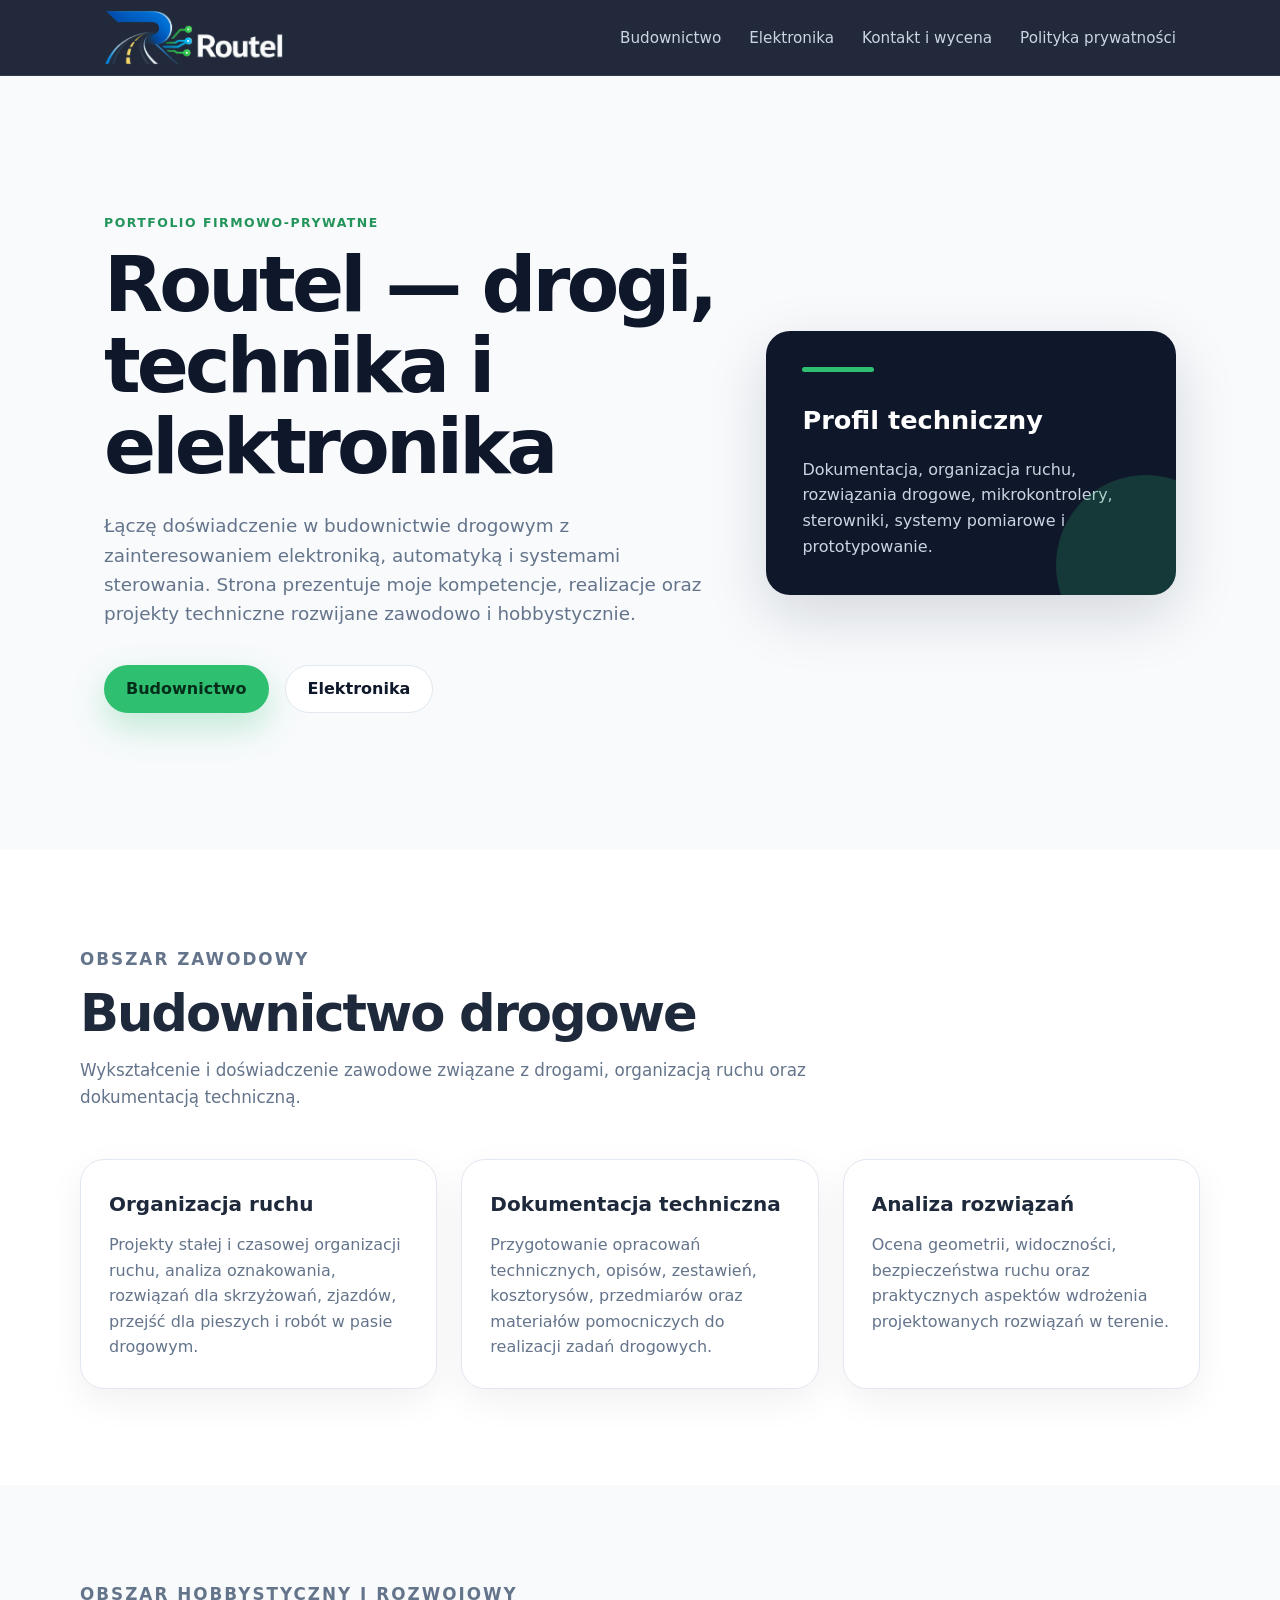
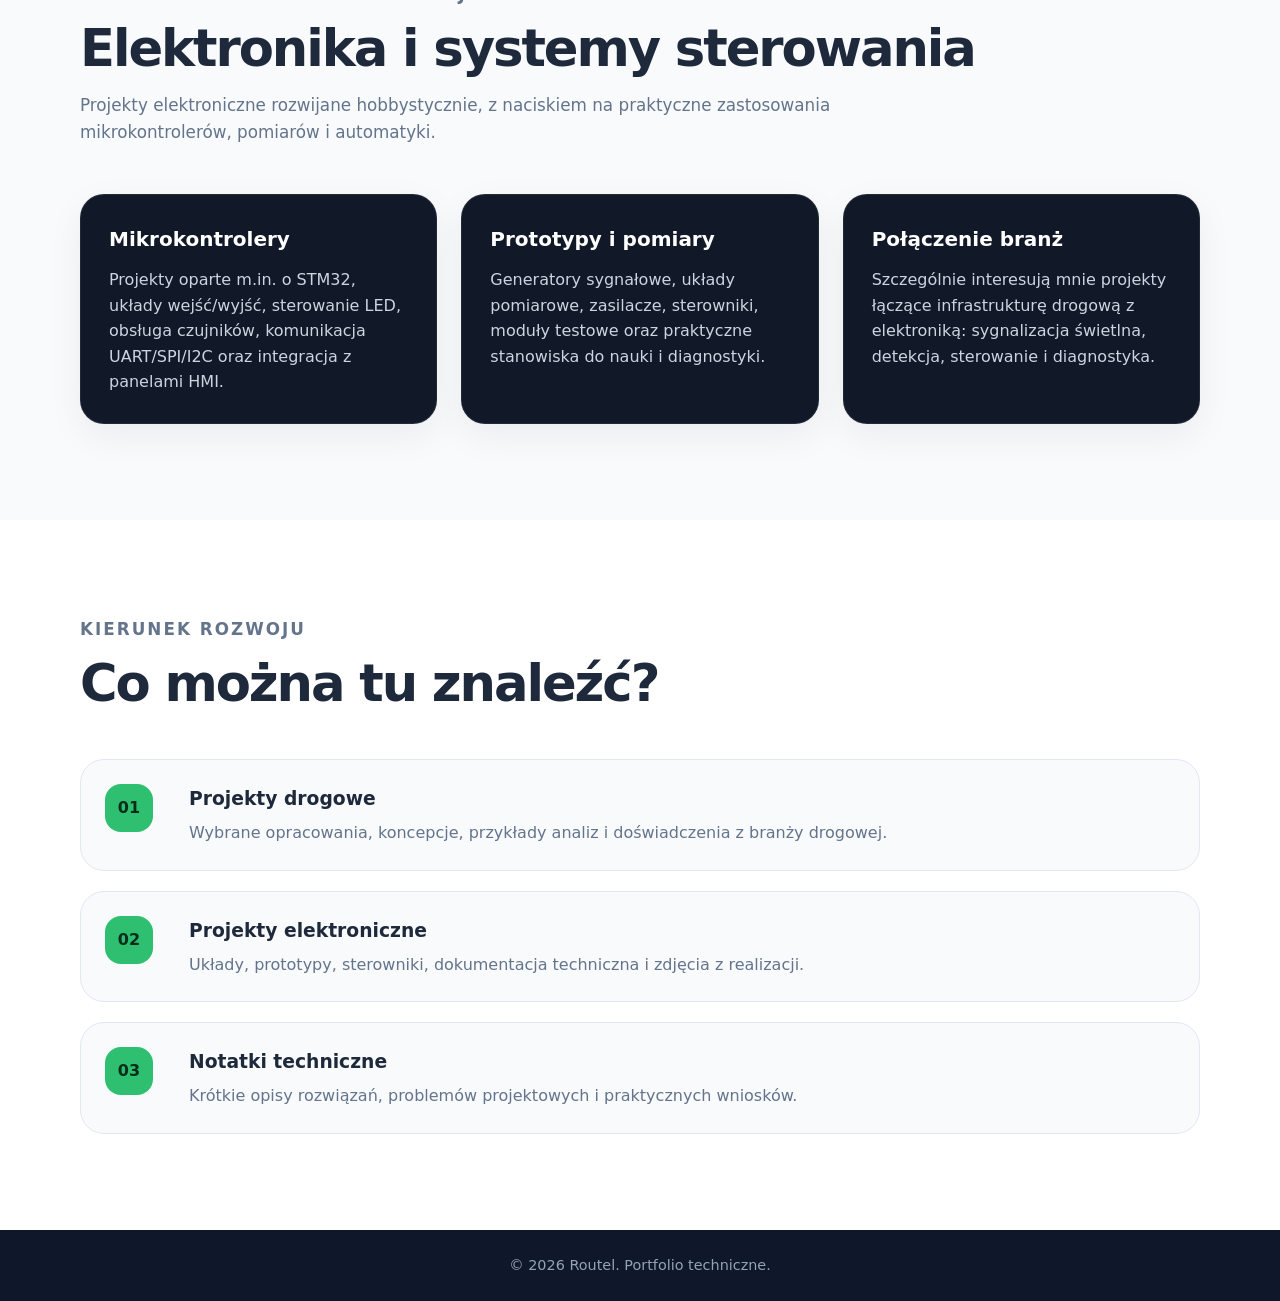
<file: index.html>
<!DOCTYPE html>
<html lang="pl">
<head>
  <meta charset="UTF-8" />
  <meta name="viewport" content="width=device-width, initial-scale=1.0" />

  <title>Routel | Budownictwo drogowe i elektronika</title>

  <meta
    name="description"
    content="Portfolio firmowo-prywatne Routel: budownictwo drogowe, organizacja ruchu, dokumentacja techniczna oraz projekty elektroniczne."
  />

  <link rel="stylesheet" href="style.css" />
</head>

<body>
  <header class="site-header">
    <nav class="navbar">
      <a href="#start" class="logo">
        <img src="assets/logo1.png" alt="Logo Routel" class="logo-image">
      </a>

      <button class="menu-toggle" aria-label="Otwórz menu">
        ☰
      </button>

      <ul class="nav-links">
        <li><a href="budownictwo.html">Budownictwo</a></li>
        <li><a href="elektronika.html">Elektronika</a></li>
        <li><a href="zapytaj.html">Kontakt i wycena</a></li>
        <li><a href="polityka.html">Polityka prywatności</a></li>
      </ul>
    </nav>
  </header>

  <main>
    <section id="start" class="hero section">
      <div class="hero-content">
        <p class="eyebrow">Portfolio firmowo-prywatne</p>

        <h1>Routel — drogi, technika i elektronika</h1>

        <p class="hero-text">
          Łączę doświadczenie w budownictwie drogowym z zainteresowaniem elektroniką,
          automatyką i systemami sterowania. Strona prezentuje moje kompetencje,
          realizacje oraz projekty techniczne rozwijane zawodowo i hobbystycznie.
        </p>

        <div class="hero-actions">
          <a href="#budownictwo" class="btn btn-primary">Budownictwo</a>
          <a href="#elektronika.html" class="btn btn-secondary">Elektronika</a>
        </div>
      </div>

      <div class="hero-card">
        <div class="card-line"></div>
        <h2>Profil techniczny</h2>
        <p>
          Dokumentacja, organizacja ruchu, rozwiązania drogowe, mikrokontrolery,
          sterowniki, systemy pomiarowe i prototypowanie.
        </p>
      </div>
    </section>

    <section id="budownictwo" class="section section-light">
      <div class="section-heading">
        <p class="eyebrow">Obszar zawodowy</p>
        <h2>Budownictwo drogowe</h2>
        <p>
          Wykształcenie i doświadczenie zawodowe związane z drogami, organizacją ruchu
          oraz dokumentacją techniczną.
        </p>
      </div>

      <div class="grid">
        <article class="info-card">
          <h3>Organizacja ruchu</h3>
          <p>
            Projekty stałej i czasowej organizacji ruchu, analiza oznakowania,
            rozwiązań dla skrzyżowań, zjazdów, przejść dla pieszych i robót w pasie drogowym.
          </p>
        </article>

        <article class="info-card">
          <h3>Dokumentacja techniczna</h3>
          <p>
            Przygotowanie opracowań technicznych, opisów, zestawień, kosztorysów,
            przedmiarów oraz materiałów pomocniczych do realizacji zadań drogowych.
          </p>
        </article>

        <article class="info-card">
          <h3>Analiza rozwiązań</h3>
          <p>
            Ocena geometrii, widoczności, bezpieczeństwa ruchu oraz praktycznych aspektów
            wdrożenia projektowanych rozwiązań w terenie.
          </p>
        </article>
      </div>
    </section>

    <section id="elektronika" class="section">
      <div class="section-heading">
        <p class="eyebrow">Obszar hobbystyczny i rozwojowy</p>
        <h2>Elektronika i systemy sterowania</h2>
        <p>
          Projekty elektroniczne rozwijane hobbystycznie, z naciskiem na praktyczne
          zastosowania mikrokontrolerów, pomiarów i automatyki.
        </p>
      </div>

      <div class="grid">
        <article class="info-card dark">
          <h3>Mikrokontrolery</h3>
          <p>
            Projekty oparte m.in. o STM32, układy wejść/wyjść, sterowanie LED,
            obsługa czujników, komunikacja UART/SPI/I2C oraz integracja z panelami HMI.
          </p>
        </article>

        <article class="info-card dark">
          <h3>Prototypy i pomiary</h3>
          <p>
            Generatory sygnałowe, układy pomiarowe, zasilacze, sterowniki,
            moduły testowe oraz praktyczne stanowiska do nauki i diagnostyki.
          </p>
        </article>

        <article class="info-card dark">
          <h3>Połączenie branż</h3>
          <p>
            Szczególnie interesują mnie projekty łączące infrastrukturę drogową
            z elektroniką: sygnalizacja świetlna, detekcja, sterowanie i diagnostyka.
          </p>
        </article>
      </div>
    </section>

    <section class="section section-light">
      <div class="section-heading">
        <p class="eyebrow">Kierunek rozwoju</p>
        <h2>Co można tu znaleźć?</h2>
      </div>

      <div class="timeline">
        <div class="timeline-item">
          <span>01</span>
          <div>
            <h3>Projekty drogowe</h3>
            <p>Wybrane opracowania, koncepcje, przykłady analiz i doświadczenia z branży drogowej.</p>
          </div>
        </div>

        <div class="timeline-item">
          <span>02</span>
          <div>
            <h3>Projekty elektroniczne</h3>
            <p>Układy, prototypy, sterowniki, dokumentacja techniczna i zdjęcia z realizacji.</p>
          </div>
        </div>

        <div class="timeline-item">
          <span>03</span>
          <div>
            <h3>Notatki techniczne</h3>
            <p>Krótkie opisy rozwiązań, problemów projektowych i praktycznych wniosków.</p>
          </div>
        </div>
      </div>
    </section>

  <footer class="site-footer">
    <p>© <span id="year"></span> Routel. Portfolio techniczne.</p>
  </footer>

  <script src="script.js"></script>
</body>
</html>
</file>
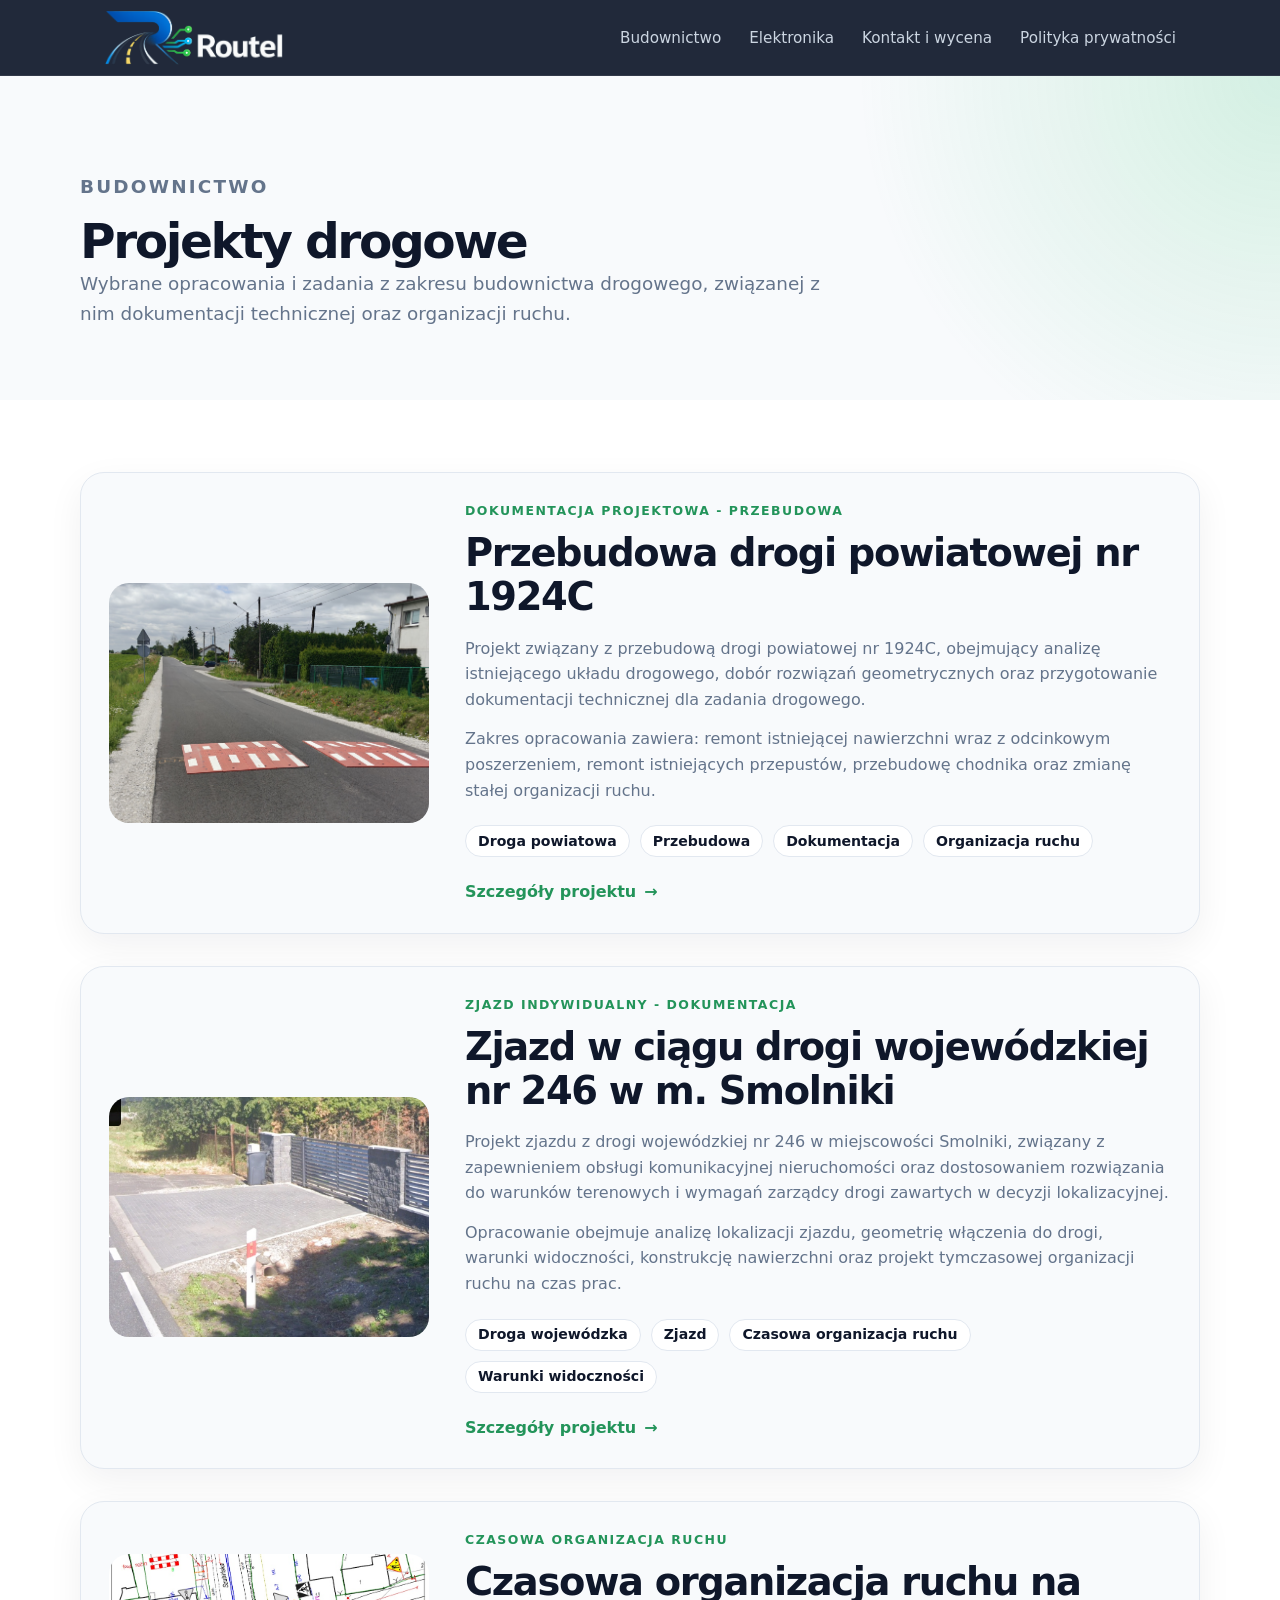
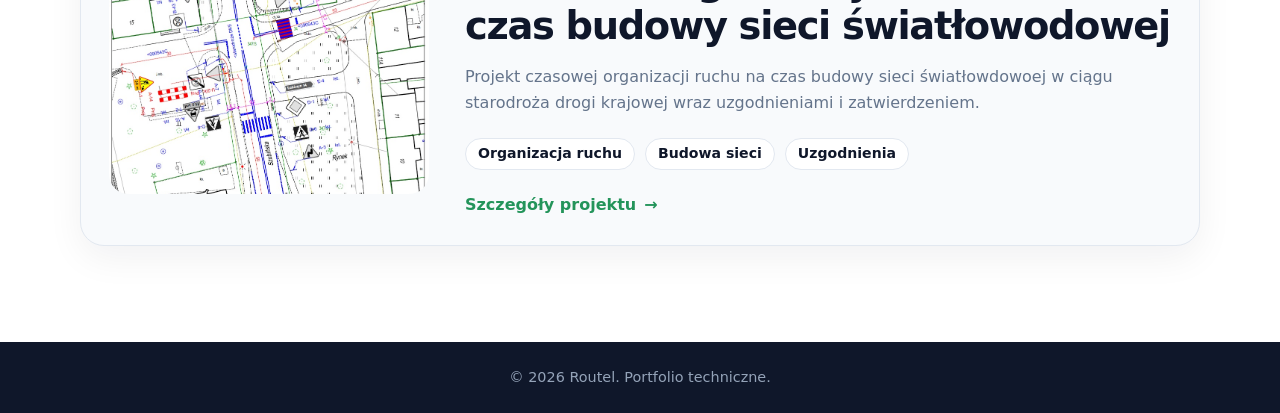
<file: budownictwo.html>
<!DOCTYPE html>
<html lang="pl">
<head>
  <meta charset="UTF-8" />
  <meta name="viewport" content="width=device-width, initial-scale=1.0" />

  <title>Budownictwo | Routel</title>

  <meta
    name="description"
    content="Projekty budownictwa drogowego Routel: przebudowy dróg, zjazdy, dokumentacja techniczna oraz organizacja ruchu."
  />

  <link rel="stylesheet" href="style.css" />
</head>

<body>
  <header class="site-header">
    <nav class="navbar">
      <a href="index.html#start" class="logo">
        <img src="assets/logo1.png" alt="Logo Routel" class="logo-image">
      </a>

      <button class="menu-toggle" aria-label="Otwórz menu">
        ☰
      </button>

      <ul class="nav-links">
        <li><a href="budownictwo.html">Budownictwo</a></li>
        <li><a href="elektronika.html">Elektronika</a></li>
        <li><a href="zapytaj.html">Kontakt i wycena</a></li>
        <li><a href="polityka.html">Polityka prywatności</a></li>
      </ul>
    </nav>
  </header>

  <main>
    <section class="page-hero">
      <div class="page-hero-content">
        <p class="eyebrow">Budownictwo</p>
        <h1>Projekty drogowe</h1>
        <p>
          Wybrane opracowania i zadania z zakresu budownictwa drogowego, związanej z nim
          dokumentacji technicznej oraz organizacji ruchu.
        </p>
      </div>
    </section>

    <section class="projects-section">
      <div class="projects-wrapper">

        <article class="project-row">
          <div class="project-image">
           <img src="assets/1924po1.jpg" alt="Przebudowa drogi powiatowej nr 1924C">
        </div>

          <div class="project-content">
            <p class="project-category">Dokumentacja projektowa - przebudowa</p>
            <h2>Przebudowa drogi powiatowej nr 1924C</h2>

            <p>
              Projekt związany z przebudową drogi powiatowej nr 1924C,
              obejmujący analizę istniejącego układu drogowego, dobór
              rozwiązań geometrycznych oraz przygotowanie dokumentacji
              technicznej dla zadania drogowego.
            </p>

            <p>
              Zakres opracowania zawiera: remont istniejącej nawierzchni wraz z odcinkowym poszerzeniem,
              remont istniejących przepustów, przebudowę chodnika oraz zmianę stałej organizacji ruchu.
            </p>

            <div class="project-tags">
              <span>Droga powiatowa</span>
              <span>Przebudowa</span>
              <span>Dokumentacja</span>
              <span>Organizacja ruchu</span>
            </div>

            <a href="dp1924c.html" class="project-link">Szczegóły projektu</a>
          </div>
        </article>

        <article class="project-row">
          <div class="project-image">
            <img src="assets/dw246.jpg" alt="Zjazd w ciągu drogi wojewódzkiej nr 246 w miejscowości Smolniki">
          </div>

          <div class="project-content">
            <p class="project-category">Zjazd indywidualny - dokumentacja</p>
            <h2>Zjazd w ciągu drogi wojewódzkiej nr 246 w m. Smolniki</h2>

            <p>
              Projekt zjazdu z drogi wojewódzkiej nr 246 w miejscowości
              Smolniki, związany z zapewnieniem obsługi komunikacyjnej
              nieruchomości oraz dostosowaniem rozwiązania do warunków
              terenowych i wymagań zarządcy drogi zawartych w decyzji lokalizacyjnej.
            </p>

            <p>
              Opracowanie obejmuje analizę lokalizacji zjazdu, geometrię
              włączenia do drogi, warunki widoczności, konstrukcję nawierzchni
              oraz projekt tymczasowej organizacji ruchu na czas prac.
            </p>

            <div class="project-tags">
              <span>Droga wojewódzka</span>
              <span>Zjazd</span>
              <span>Czasowa organizacja ruchu</span>
              <span>Warunki widoczności</span>
            </div>

            <a href="zjazdDW.html" class="project-link">Szczegóły projektu</a>
          </div>
        </article>

        <article class="project-row">
          <div class="project-image">
            <img src="assets/ECS1.jpg" alt="Czasowa orgniazacja ruchu">
          </div>

          <div class="project-content">
            <p class="project-category">Czasowa organizacja ruchu</p>
            <h2>Czasowa organizacja ruchu na czas budowy sieci światłowodowej</h2>

            <p>
              Projekt czasowej organizacji ruchu na czas budowy sieci światłowdowoej w ciągu
              starodroża drogi krajowej wraz uzgodnieniami i zatwierdzeniem.
            </p>

            <div class="project-tags">
              <span>Organizacja ruchu</span>
              <span>Budowa sieci</span>
              <span>Uzgodnienia</span>
            </div>

            <a href="COR_ECS.html" class="project-link">Szczegóły projektu</a>
          </div>
        </article>
        
      </div>
    </section>
  </main>

  <footer class="site-footer">
    <p>© <span id="year"></span> Routel. Portfolio techniczne.</p>
  </footer>

  <script src="script.js"></script>
</body>
</html>
</file>
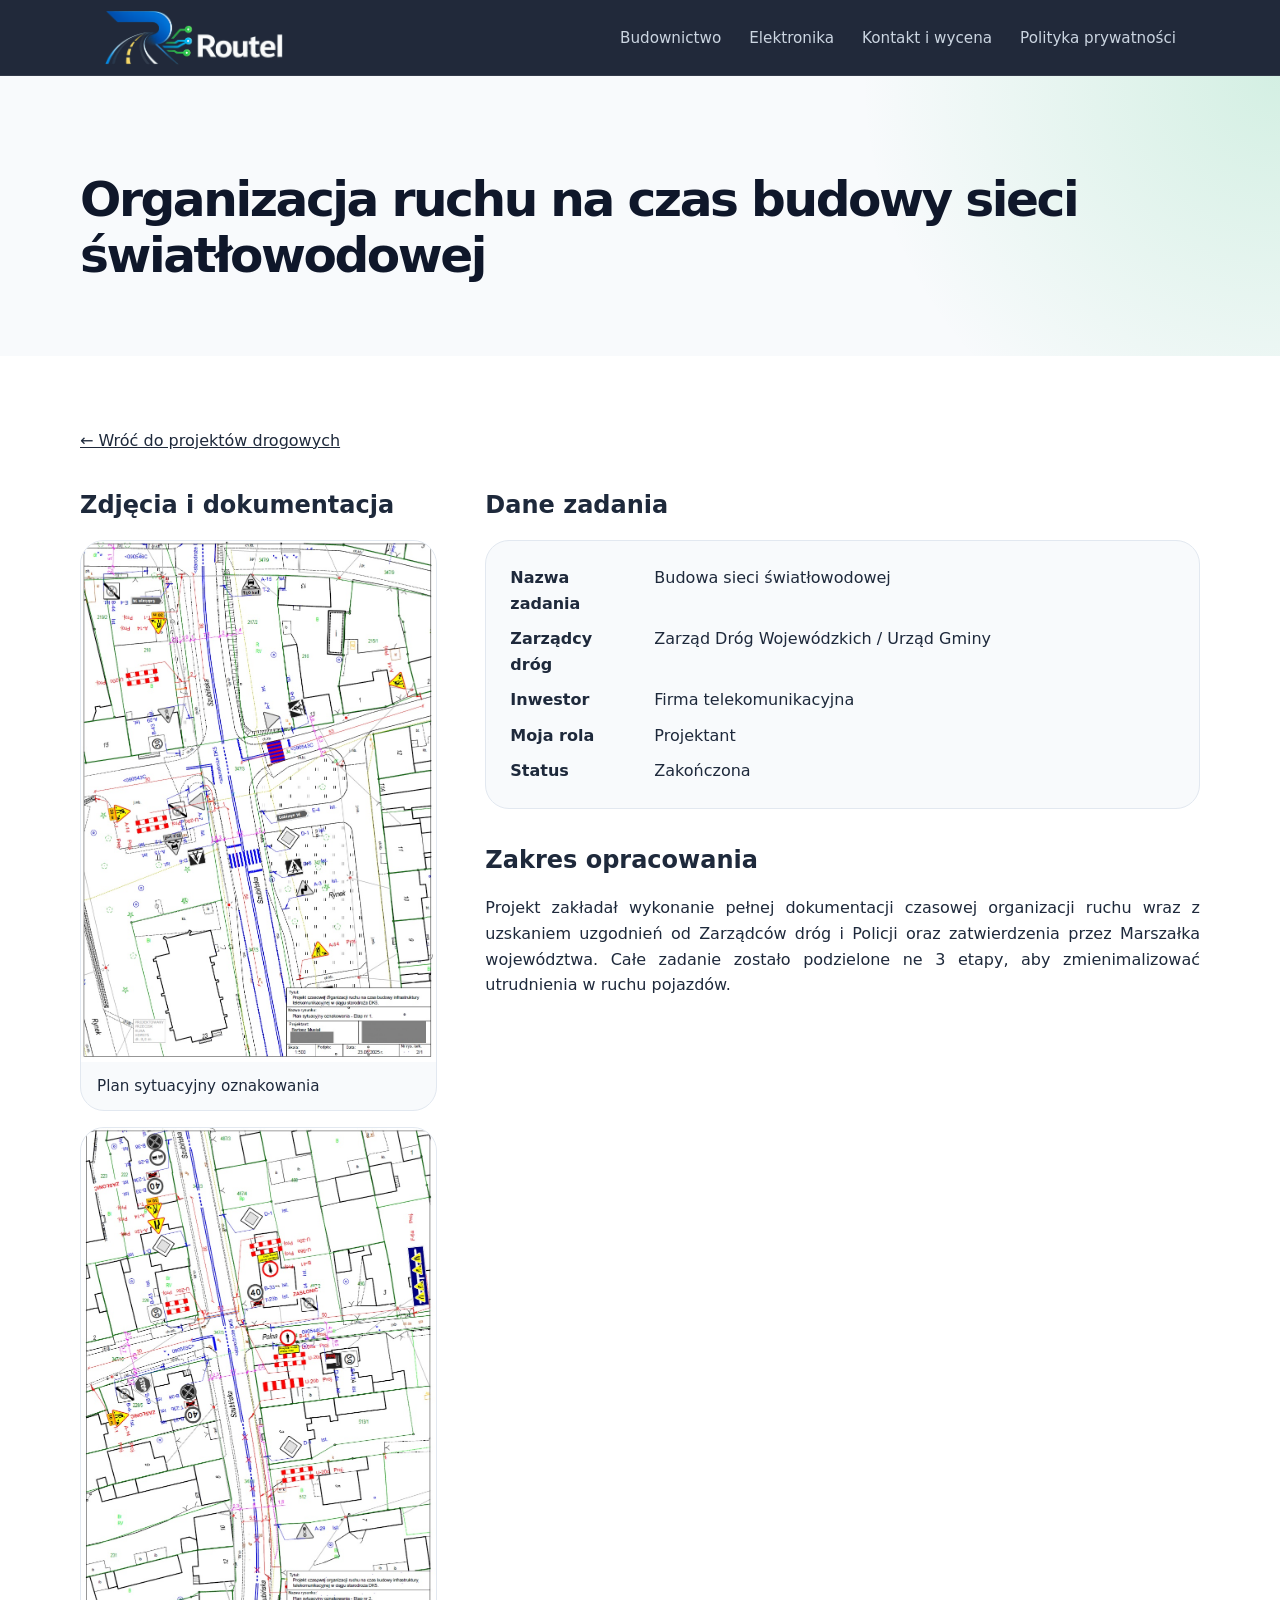
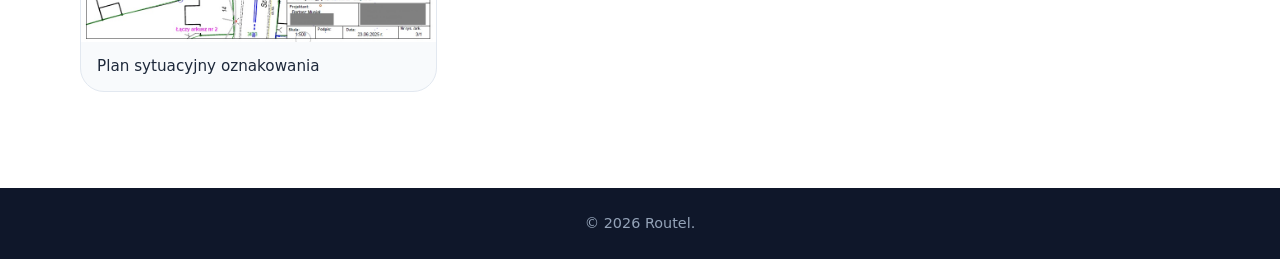
<file: COR_ECS.html>
<!DOCTYPE html>
<html lang="pl">
<head>
  <meta charset="UTF-8" />
  <meta name="viewport" content="width=device-width, initial-scale=1.0" />
  <title>Projekt czasowej organizacji ruchu na czas budowy sieci światłowodowej | Routel</title>
  <meta
    name="description"
    content="Czasowa organizacj ruchu w związku z budową sieci światłowodowej."
  />
  <link rel="stylesheet" href="style.css" />

  <style>
    .project-detail-layout {
      display: grid;
      grid-template-columns: minmax(0, 1fr) minmax(0, 2fr);
      gap: clamp(24px, 4vw, 48px);
      align-items: start;
    }

    .project-detail-back {
      justify-self: start;
      text-decoration: underline;
    }

    .project-detail-gallery,
    .project-detail-description {
      min-width: 0;
    }

    .project-detail-layout h2 {
      margin-bottom: 16px;
    }

    .project-detail-gallery figure {
      margin: 0;
      overflow: hidden;
      border: 1px solid var(--color-border);
      border-radius: var(--radius);
      background: var(--color-light);
    }

    .project-detail-gallery figure + figure {
      margin-top: 16px;
    }

    .project-detail-gallery figure a,
    .project-detail-gallery img {
      display: block;
    }

    .project-detail-gallery img {
      width: 100%;
      height: auto;
    }

    .project-detail-gallery figcaption {
      padding: 12px 16px;
      font-size: 0.95rem;
    }

    .project-detail-description section + section {
      margin-top: 32px;
    }

    .project-detail-facts {
      display: grid;
      grid-template-columns: minmax(0, 8rem) minmax(0, 1fr);
      gap: 10px 16px;
      padding: clamp(16px, 3vw, 24px);
      border: 1px solid var(--color-border);
      border-radius: var(--radius);
      background: var(--color-light);
    }

    .project-detail-facts dt {
      font-weight: 600;
    }

    .project-detail-facts dd {
      margin: 0;
      overflow-wrap: anywhere;
    }

    .project-detail-table {
      width: 100%;
      table-layout: fixed;
      border-collapse: collapse;
    }

    .project-detail-table th,
    .project-detail-table td {
      padding: 10px clamp(6px, 2vw, 14px);
      border-bottom: 1px solid var(--color-border);
      text-align: left;
      vertical-align: top;
      overflow-wrap: anywhere;
    }

    .project-detail-table thead th {
      background: var(--color-light);
    }

    @media (max-width: 860px) {
      .project-detail-layout {
        grid-template-columns: minmax(0, 1fr);
      }
    }

    @media (max-width: 520px) {
      .project-detail-facts {
        grid-template-columns: minmax(0, 1fr);
        gap: 4px;
      }

      .project-detail-facts dd + dt {
        margin-top: 10px;
      }

      .project-detail-table {
        font-size: 0.9rem;
      }
    }
  </style>
</head>

<body>
  <header class="site-header">
    <nav class="navbar" aria-label="Menu główne">
      <a href="index.html#start" class="logo">
        <img src="assets/logo1.png" alt="Logo Routel" class="logo-image" />
      </a>

      <button class="menu-toggle" type="button" aria-label="Otwórz menu">
        ☰
      </button>

      <ul class="nav-links">
        <li><a href="budownictwo.html">Budownictwo</a></li>
        <li><a href="elektronika.html">Elektronika</a></li>
        <li><a href="zapytaj.html">Kontakt i wycena</a></li>
		<li><a href="polityka.html">Polityka prywatności</a></li>
      </ul>
    </nav>
  </header>

  <main>
    <section class="page-hero">
      <div class="page-hero-content">
        <h1>Organizacja ruchu na czas budowy sieci światłowodowej</h1>
      </div>
    </section>

    <div class="projects-section">
      <div class="projects-wrapper">
        <a href="budownictwo.html" class="project-detail-back">
          ← Wróć do projektów drogowych
        </a>

        <div class="project-detail-layout">
         <section class="project-detail-gallery" aria-labelledby="gallery-title">
  <h2 id="gallery-title">Zdjęcia i dokumentacja</h2>

  <figure>
    <a href="assets/ECS1.jpg" data-podglad aria-label="Powiększ zdjęcie z budowy">
      <img
        src="assets/ECS1.jpg"
        alt="Plan sytuacyjny - etap 1"
        loading="lazy"
      />
    </a>
    <figcaption>Plan sytuacyjny oznakowania</figcaption>
  </figure>

  <figure>
    <a href="assets/ECS2.jpg" data-podglad aria-label="Powiększ zdjęcie z budowy">
      <img
        src="assets/ECS2.jpg"
        alt="Plan sytuacyjny - etap 2"
        loading="lazy"
      />
    </a>
    <figcaption>Plan sytuacyjny oznakowania</figcaption>
  </figure>
 
</section>
          </section>

          <div class="project-detail-description">
            <section aria-labelledby="facts-title">
              <h2 id="facts-title">Dane zadania</h2>

              <dl class="project-detail-facts">
                <dt>Nazwa zadania</dt>
                <dd>Budowa sieci światłowodowej</dd>

                <dt>Zarządcy dróg</dt>
                <dd>Zarząd Dróg Wojewódzkich / Urząd Gminy</dd>

 				        <dt>Inwestor</dt>
                <dd>Firma telekomunikacyjna</dd>
				  
                <dt>Moja rola</dt>
                <dd>Projektant</dd>

                <dt>Status</dt>
                <dd>Zakończona</dd>
              </dl>
            </section>

            <section aria-labelledby="scope-title">
              <h2 id="scope-title">Zakres opracowania</h2>
              <p>
                Projekt zakładał wykonanie pełnej dokumentacji czasowej organizacji ruchu wraz z uzskaniem uzgodnień
                od Zarządców dróg i Policji oraz zatwierdzenia przez Marszałka województwa. Całe zadanie zostało podzielone
                ne 3 etapy, aby zmienimalizować utrudnienia w ruchu pojazdów.
              </p>
            </section>   
          </div>
        </div>
      </div>
    </div>
  </main>

  <footer class="site-footer">
    <p>© <span id="year"></span> Routel.</p>
  </footer>

  <script src="script.js"></script>
  <dialog id="photo-dialog" class="photo-dialog" aria-label="Powiększone zdjęcie">
  <form method="dialog">
    <button
      type="submit"
      class="photo-dialog-close"
      aria-label="Zamknij podgląd"
      autofocus
    >×</button>
  </form>

  <img id="photo-dialog-image" alt="" />
</dialog>

<script>
  const photoDialog = document.getElementById('photo-dialog');
  const photoDialogImage = document.getElementById('photo-dialog-image');

  document.querySelectorAll('.project-detail-gallery a[data-podglad]').forEach((link) => {
    link.addEventListener('click', (event) => {
      if (event.ctrlKey || event.metaKey || event.shiftKey || event.altKey) {
        return;
      }

      event.preventDefault();

      photoDialogImage.src = link.href;
      photoDialogImage.alt = link.querySelector('img').alt;
      photoDialog.showModal();
    });
  });
</script>
</body>
</html>
</file>
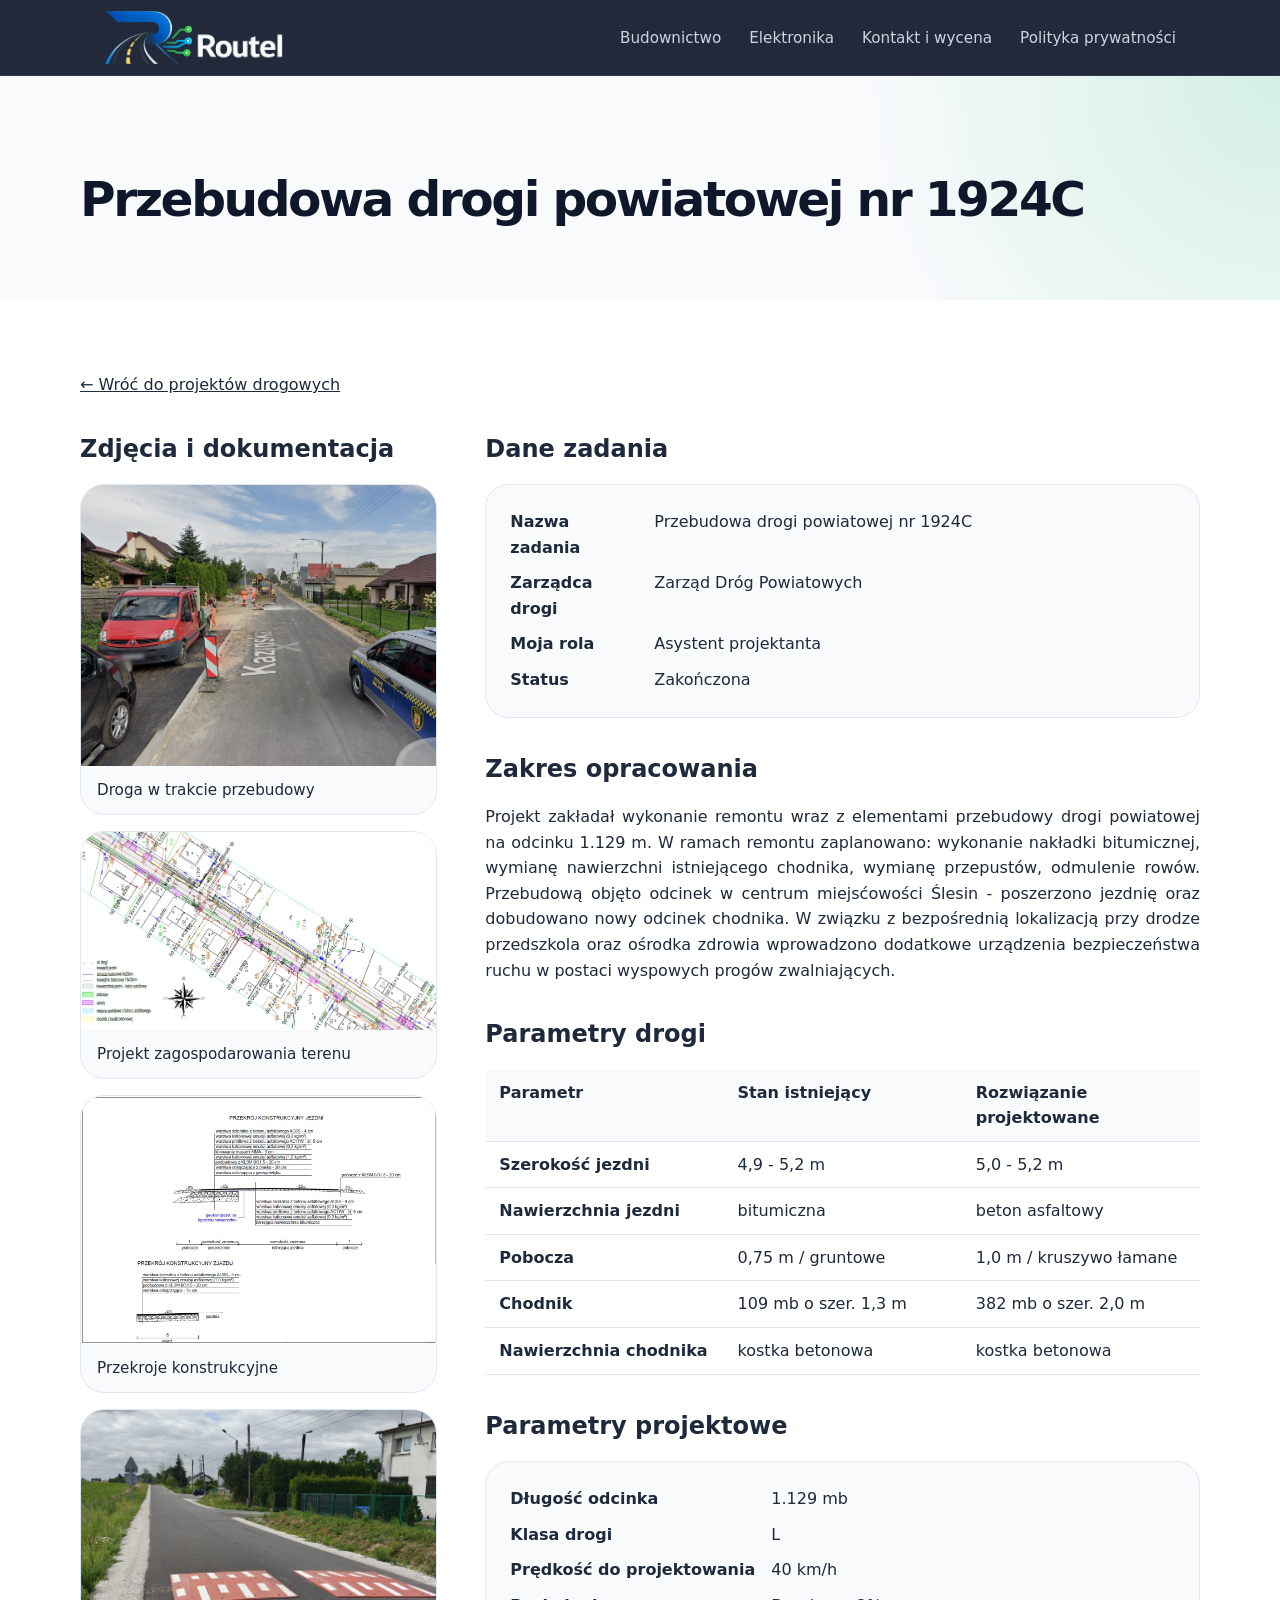
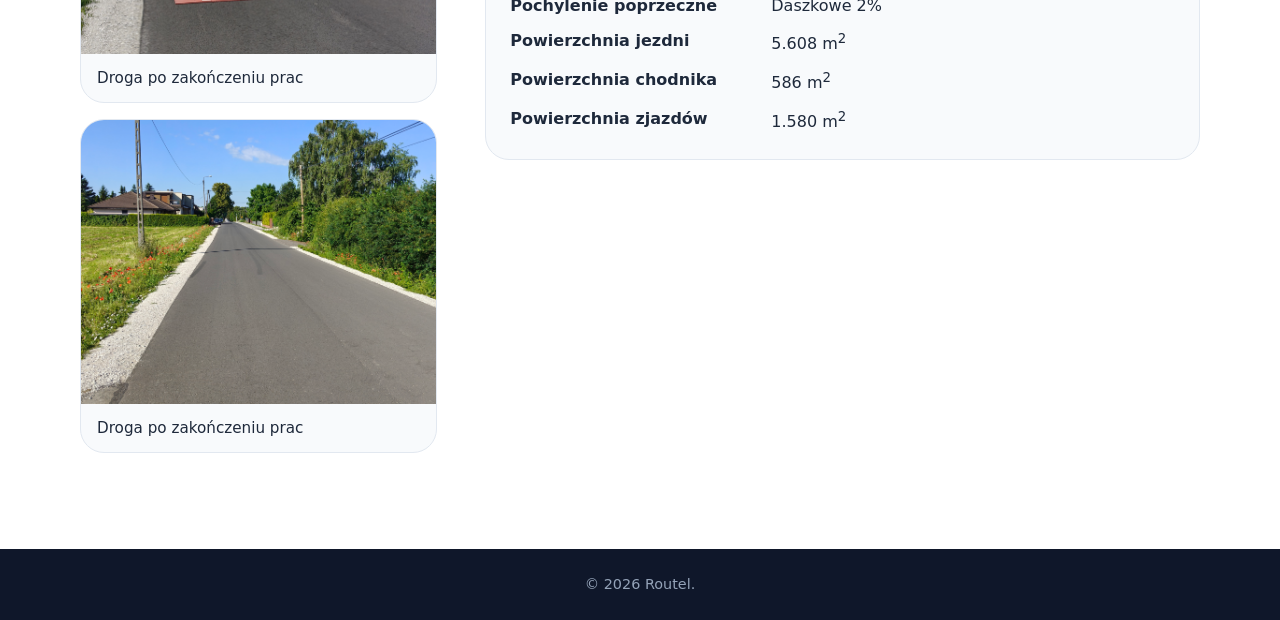
<file: dp1924c.html>
<!DOCTYPE html>
<html lang="pl">
<head>
  <meta charset="UTF-8" />
  <meta name="viewport" content="width=device-width, initial-scale=1.0" />
  <title>Przebudowa drogi powiatowej nr 1924C | Routel</title>
  <meta
    name="description"
    content="Przebudowa drogi powiatowej nr 1924C. Zakres opracowania, parametry drogi i materiały projektowe."
  />
  <link rel="stylesheet" href="style.css" />

  <style>
    .project-detail-layout {
      display: grid;
      grid-template-columns: minmax(0, 1fr) minmax(0, 2fr);
      gap: clamp(24px, 4vw, 48px);
      align-items: start;
    }

    .project-detail-back {
      justify-self: start;
      text-decoration: underline;
    }

    .project-detail-gallery,
    .project-detail-description {
      min-width: 0;
    }

    .project-detail-layout h2 {
      margin-bottom: 16px;
    }

    .project-detail-gallery figure {
      margin: 0;
      overflow: hidden;
      border: 1px solid var(--color-border);
      border-radius: var(--radius);
      background: var(--color-light);
    }

    .project-detail-gallery figure + figure {
      margin-top: 16px;
    }

    .project-detail-gallery figure a,
    .project-detail-gallery img {
      display: block;
    }

    .project-detail-gallery img {
      width: 100%;
      height: auto;
    }

    .project-detail-gallery figcaption {
      padding: 12px 16px;
      font-size: 0.95rem;
    }

    .project-detail-description section + section {
      margin-top: 32px;
    }

    .project-detail-facts {
      display: grid;
      grid-template-columns: minmax(0, 8rem) minmax(0, 1fr);
      gap: 10px 16px;
      padding: clamp(16px, 3vw, 24px);
      border: 1px solid var(--color-border);
      border-radius: var(--radius);
      background: var(--color-light);
    }

    .project-detail-facts dt {
      font-weight: 600;
    }

    .project-detail-facts dd {
      margin: 0;
      overflow-wrap: anywhere;
    }

    .project-detail-table {
      width: 100%;
      table-layout: fixed;
      border-collapse: collapse;
    }

    .project-detail-table th,
    .project-detail-table td {
      padding: 10px clamp(6px, 2vw, 14px);
      border-bottom: 1px solid var(--color-border);
      text-align: left;
      vertical-align: top;
      overflow-wrap: anywhere;
    }

    .project-detail-table thead th {
      background: var(--color-light);
    }

    @media (max-width: 860px) {
      .project-detail-layout {
        grid-template-columns: minmax(0, 1fr);
      }
    }

    @media (max-width: 520px) {
      .project-detail-facts {
        grid-template-columns: minmax(0, 1fr);
        gap: 4px;
      }

      .project-detail-facts dd + dt {
        margin-top: 10px;
      }

      .project-detail-table {
        font-size: 0.9rem;
      }
    }
  </style>
</head>

<body>
  <header class="site-header">
    <nav class="navbar" aria-label="Menu główne">
      <a href="index.html#start" class="logo">
        <img src="assets/logo1.png" alt="Logo Routel" class="logo-image" />
      </a>

      <button class="menu-toggle" type="button" aria-label="Otwórz menu">
        ☰
      </button>

      <ul class="nav-links">
        <li><a href="budownictwo.html">Budownictwo</a></li>
        <li><a href="elektronika.html">Elektronika</a></li>
        <li><a href="zapytaj.html">Kontakt i wycena</a></li>
		<li><a href="polityka.html">Polityka prywatności</a></li>
      </ul>
    </nav>
  </header>

  <main>
    <section class="page-hero">
      <div class="page-hero-content">
        <h1>Przebudowa drogi powiatowej nr 1924C</h1>
      </div>
    </section>

    <div class="projects-section">
      <div class="projects-wrapper">
        <a href="budownictwo.html" class="project-detail-back">
          ← Wróć do projektów drogowych
        </a>

        <div class="project-detail-layout">
         <section class="project-detail-gallery" aria-labelledby="gallery-title">
  <h2 id="gallery-title">Zdjęcia i dokumentacja</h2>

  <figure>
    <a href="assets/1924C.jpg" data-podglad aria-label="Powiększ zdjęcie z budowy">
      <img
        src="assets/1924C.jpg"
        alt="Droga powiatowa nr 1924C w trakcie przebudowy"
        loading="lazy"
      />
    </a>
    <figcaption>Droga w trakcie przebudowy</figcaption>
  </figure>

  <figure>
    <a href="assets/1924pzt.jpg" data-podglad aria-label="Powiększ zdjęcie z budowy">
      <img
        src="assets/1924pzt.jpg"
        alt="Wycinek z projektu zagospodarowania terenu"
        loading="lazy"
      />
    </a>
    <figcaption>Projekt zagospodarowania terenu</figcaption>
  </figure>

  <figure>
    <a href="assets/1924pn.jpg" data-podglad aria-label="Powiększ zdjęcie z budowy">
      <img
        src="assets/1924pn.jpg"
        alt="Wycinek z przekrojów konstrukcyjnych"
        loading="lazy"
      />
    </a>
    <figcaption>Przekroje konstrukcyjne</figcaption>
  </figure>
			 
  <figure>
    <a href="assets/1924po1.jpg" data-podglad aria-label="Powiększ zdjęcie z budowy">
      <img
        src="assets/1924po1.jpg"
        alt="Droga po zakończeniu prac 1"
        loading="lazy"
      />
    </a>
    <figcaption>Droga po zakończeniu prac</figcaption>
  </figure>

  <figure>
    <a href="assets/1924po2.jpg" data-podglad aria-label="Powiększ zdjęcie z budowy">
      <img
        src="assets/1924po2.jpg"
        alt="Droga po zakończeniu prac 2"
        loading="lazy"
      />
    </a>
    <figcaption>Droga po zakończeniu prac</figcaption>
  </figure> 
</section>
          </section>

          <div class="project-detail-description">
            <section aria-labelledby="facts-title">
              <h2 id="facts-title">Dane zadania</h2>

              <dl class="project-detail-facts">
                <dt>Nazwa zadania</dt>
                <dd>Przebudowa drogi powiatowej nr 1924C</dd>

                <dt>Zarządca drogi</dt>
                <dd>Zarząd Dróg Powiatowych</dd>

                <dt>Moja rola</dt>
                <dd>Asystent projektanta</dd>

                <dt>Status</dt>
                <dd>Zakończona</dd>
              </dl>
            </section>

            <section aria-labelledby="scope-title">
              <h2 id="scope-title">Zakres opracowania</h2>
              <p>
                Projekt zakładał wykonanie remontu wraz z elementami przebudowy drogi powiatowej na odcinku 1.129 m.
				W ramach remontu zaplanowano: wykonanie nakładki bitumicznej, wymianę nawierzchni istniejącego chodnika,
				wymianę przepustów, odmulenie rowów. Przebudową objęto odcinek w centrum miejsćowości Ślesin - poszerzono
				jezdnię oraz dobudowano nowy odcinek chodnika. W związku z bezpośrednią lokalizacją przy drodze przedszkola
				oraz ośrodka zdrowia wprowadzono dodatkowe urządzenia bezpieczeństwa ruchu w postaci wyspowych progów zwalniających.
              </p>
            </section>

            <section aria-labelledby="parameters-title">
              <h2 id="parameters-title">Parametry drogi</h2>

              <table class="project-detail-table" aria-labelledby="parameters-title">
                <thead>
                  <tr>
                    <th scope="col">Parametr</th>
                    <th scope="col">Stan istniejący</th>
                    <th scope="col">Rozwiązanie projektowane</th>
                  </tr>
                </thead>

                <tbody>
                  <tr>
                    <th scope="row">Szerokość jezdni</th>
                    <td>4,9 - 5,2 m</td>
                    <td>5,0 - 5,2 m</td>
                  </tr>
                  <tr>
                    <th scope="row">Nawierzchnia jezdni</th>
                    <td>bitumiczna</td>
                    <td>beton asfaltowy</td>
                  </tr>
                  <tr>
                    <th scope="row">Pobocza</th>
                    <td>0,75 m / gruntowe</td>
                    <td>1,0 m / kruszywo łamane</td>
                  </tr>
                  <tr>
                    <th scope="row">Chodnik</th>
                    <td>109 mb o szer. 1,3 m</td>
                    <td>382 mb o szer. 2,0 m</td>
                  </tr>
				 <tr>
                    <th scope="row">Nawierzchnia chodnika</th>
                    <td>kostka betonowa</td>
                    <td>kostka betonowa</td>
                  </tr>	
                </tbody>
              </table>
            </section>

            <section aria-labelledby="design-title">
              <h2 id="design-title">Parametry projektowe</h2>

              <dl class="project-detail-facts">
                <dt>Długość odcinka</dt>
                <dd>1.129 mb</dd>

                <dt>Klasa drogi</dt>
                <dd>L</dd>

                <dt>Prędkość do projektowania</dt>
                <dd>40 km/h</dd>

                <dt>Pochylenie poprzeczne</dt>
                <dd>Daszkowe 2%</dd>

				<dt>Powierzchnia jezdni</dt>
                <dd>5.608 m<sup>2</sup></dd>

				<dt>Powierzchnia chodnika</dt>
                <dd>586 m<sup>2</sup></dd>

				<dt>Powierzchnia zjazdów</dt>
                <dd>1.580 m<sup>2</sup></dd>
              </dl>
            </section>
          </div>
        </div>
      </div>
    </div>
  </main>

  <footer class="site-footer">
    <p>© <span id="year"></span> Routel.</p>
  </footer>

  <script src="script.js"></script>
  <dialog id="photo-dialog" class="photo-dialog" aria-label="Powiększone zdjęcie">
  <form method="dialog">
    <button
      type="submit"
      class="photo-dialog-close"
      aria-label="Zamknij podgląd"
      autofocus
    >×</button>
  </form>

  <img id="photo-dialog-image" alt="" />
</dialog>

<script>
  const photoDialog = document.getElementById('photo-dialog');
  const photoDialogImage = document.getElementById('photo-dialog-image');

  document.querySelectorAll('.project-detail-gallery a[data-podglad]').forEach((link) => {
    link.addEventListener('click', (event) => {
      if (event.ctrlKey || event.metaKey || event.shiftKey || event.altKey) {
        return;
      }

      event.preventDefault();

      photoDialogImage.src = link.href;
      photoDialogImage.alt = link.querySelector('img').alt;
      photoDialog.showModal();
    });
  });
</script>
</body>
</html>
</file>
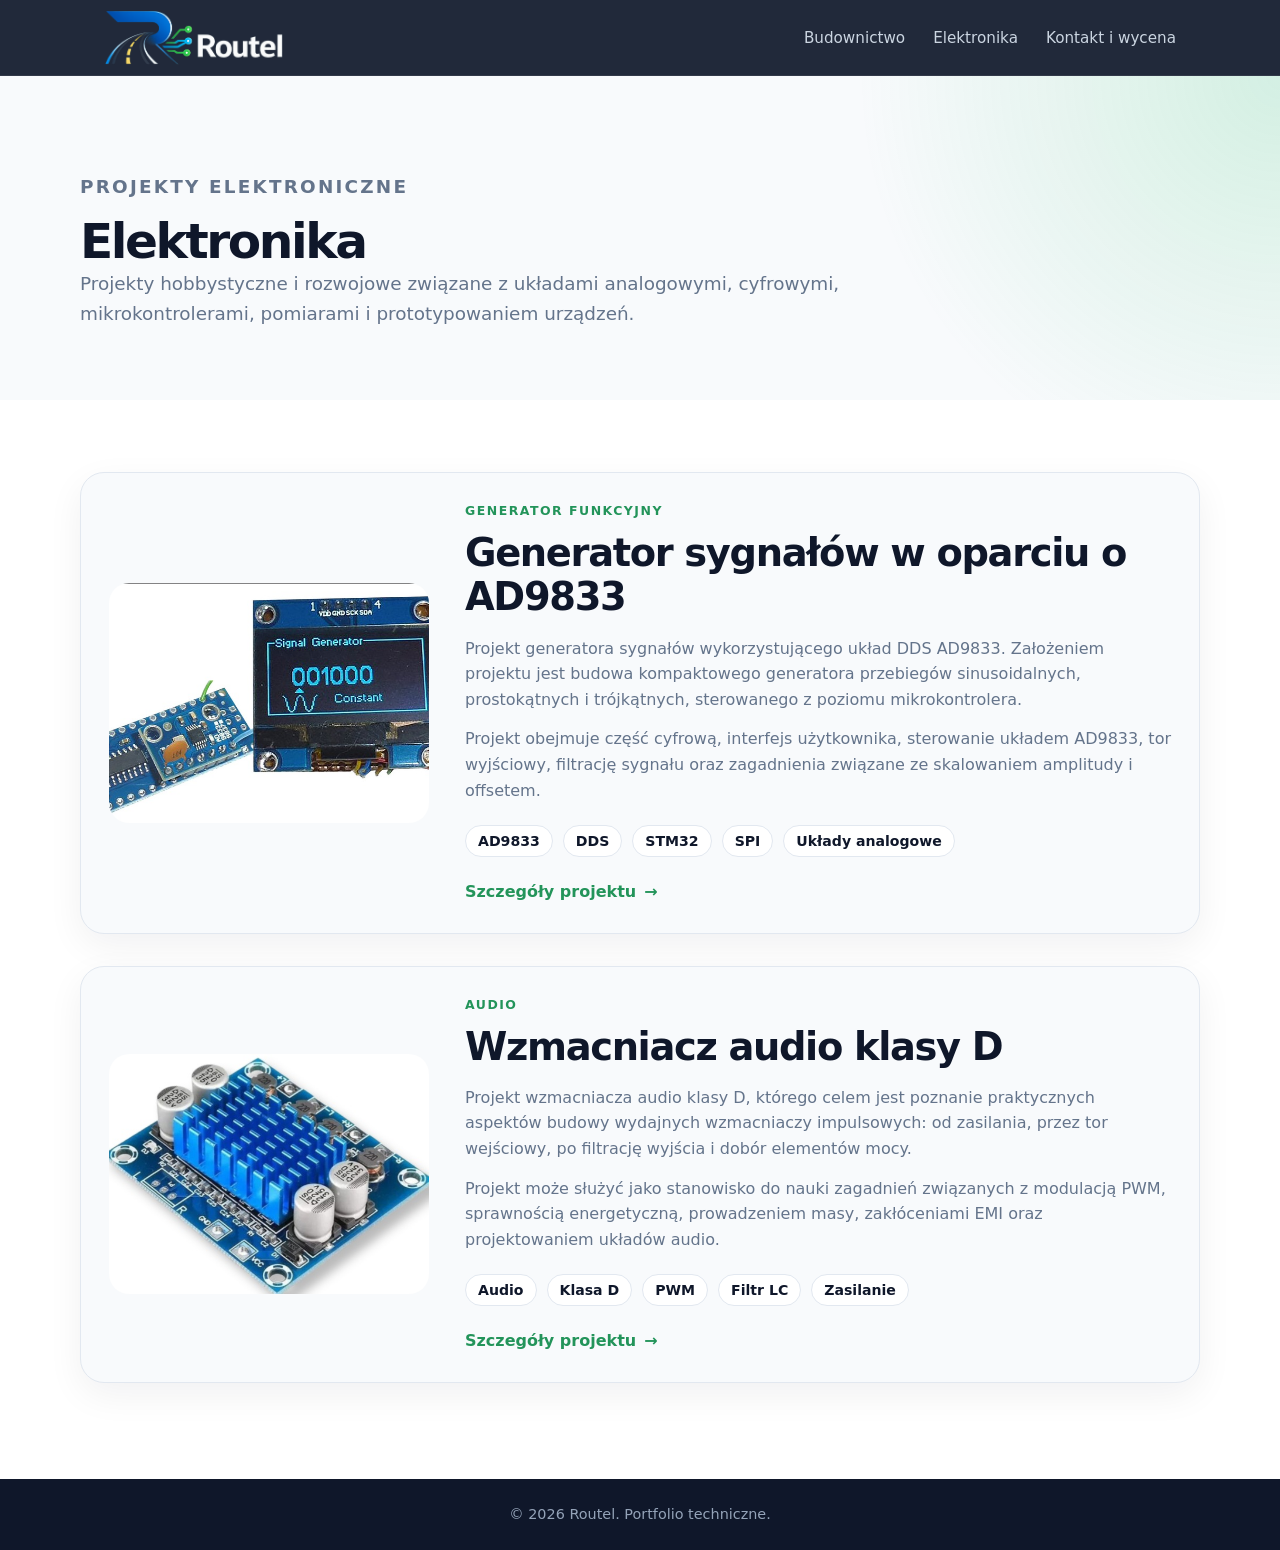
<file: elektronika.html>
<!DOCTYPE html>
<html lang="pl">
<head>
  <meta charset="UTF-8" />
  <meta name="viewport" content="width=device-width, initial-scale=1.0" />

  <title>Elektronika | Routel</title>

  <meta
    name="description"
    content="Projekty elektroniczne Routel: generator sygnałów AD9833, wzmacniacz audio klasy D oraz inne układy prototypowe."
  />

  <link rel="stylesheet" href="style.css" />
</head>

<body>
  <header class="site-header">
    <nav class="navbar">
      <a href="index.html#start" class="logo">
        <img src="assets/logo1.png" alt="Logo Routel" class="logo-image">
      </a>

      <button class="menu-toggle" aria-label="Otwórz menu">
        ☰
      </button>

      <ul class="nav-links">
        <li><a href="budownictwo.html">Budownictwo</a></li>
        <li><a href="elektronika.html">Elektronika</a></li>
        <li><a href="zapytaj.html">Kontakt i wycena</a></li>
      </ul>
    </nav>
  </header>

  <main>
    <section class="page-hero">
      <div class="page-hero-content">
        <p class="eyebrow">Projekty elektroniczne</p>
        <h1>Elektronika</h1>
        <p>
          Projekty hobbystyczne i rozwojowe związane z układami analogowymi,
          cyfrowymi, mikrokontrolerami, pomiarami i prototypowaniem urządzeń.
        </p>
      </div>
    </section>

    <section class="projects-section">
      <div class="projects-wrapper">

        <article class="project-row">
          <div class="project-image">
            <img src="assets/project-ad9833.jpg" alt="Generator sygnałów AD9833">
          </div>

          <div class="project-content">
            <p class="project-category">Generator funkcyjny</p>
            <h2>Generator sygnałów w oparciu o AD9833</h2>

            <p>
              Projekt generatora sygnałów wykorzystującego układ DDS AD9833.
              Założeniem projektu jest budowa kompaktowego generatora przebiegów
              sinusoidalnych, prostokątnych i trójkątnych, sterowanego z poziomu
              mikrokontrolera.
            </p>

            <p>
              Projekt obejmuje część cyfrową, interfejs użytkownika, sterowanie
              układem AD9833, tor wyjściowy, filtrację sygnału oraz zagadnienia
              związane ze skalowaniem amplitudy i offsetem.
            </p>

            <div class="project-tags">
              <span>AD9833</span>
              <span>DDS</span>
              <span>STM32</span>
              <span>SPI</span>
              <span>Układy analogowe</span>
            </div>

            <a href="#" class="project-link">Szczegóły projektu</a>
          </div>
        </article>

        <article class="project-row">
          <div class="project-image">
            <img src="assets/project-audio-class-d.jpg" alt="Wzmacniacz audio klasy D">
          </div>

          <div class="project-content">
            <p class="project-category">Audio</p>
            <h2>Wzmacniacz audio klasy D</h2>

            <p>
              Projekt wzmacniacza audio klasy D, którego celem jest poznanie
              praktycznych aspektów budowy wydajnych wzmacniaczy impulsowych:
              od zasilania, przez tor wejściowy, po filtrację wyjścia i dobór
              elementów mocy.
            </p>

            <p>
              Projekt może służyć jako stanowisko do nauki zagadnień związanych
              z modulacją PWM, sprawnością energetyczną, prowadzeniem masy,
              zakłóceniami EMI oraz projektowaniem układów audio.
            </p>

            <div class="project-tags">
              <span>Audio</span>
              <span>Klasa D</span>
              <span>PWM</span>
              <span>Filtr LC</span>
              <span>Zasilanie</span>
            </div>

            <a href="#" class="project-link">Szczegóły projektu</a>
          </div>
        </article>

      </div>
    </section>
  </main>

  <footer class="site-footer">
    <p>© <span id="year"></span> Routel. Portfolio techniczne.</p>
  </footer>

  <script src="script.js"></script>
</body>
</html>
</file>
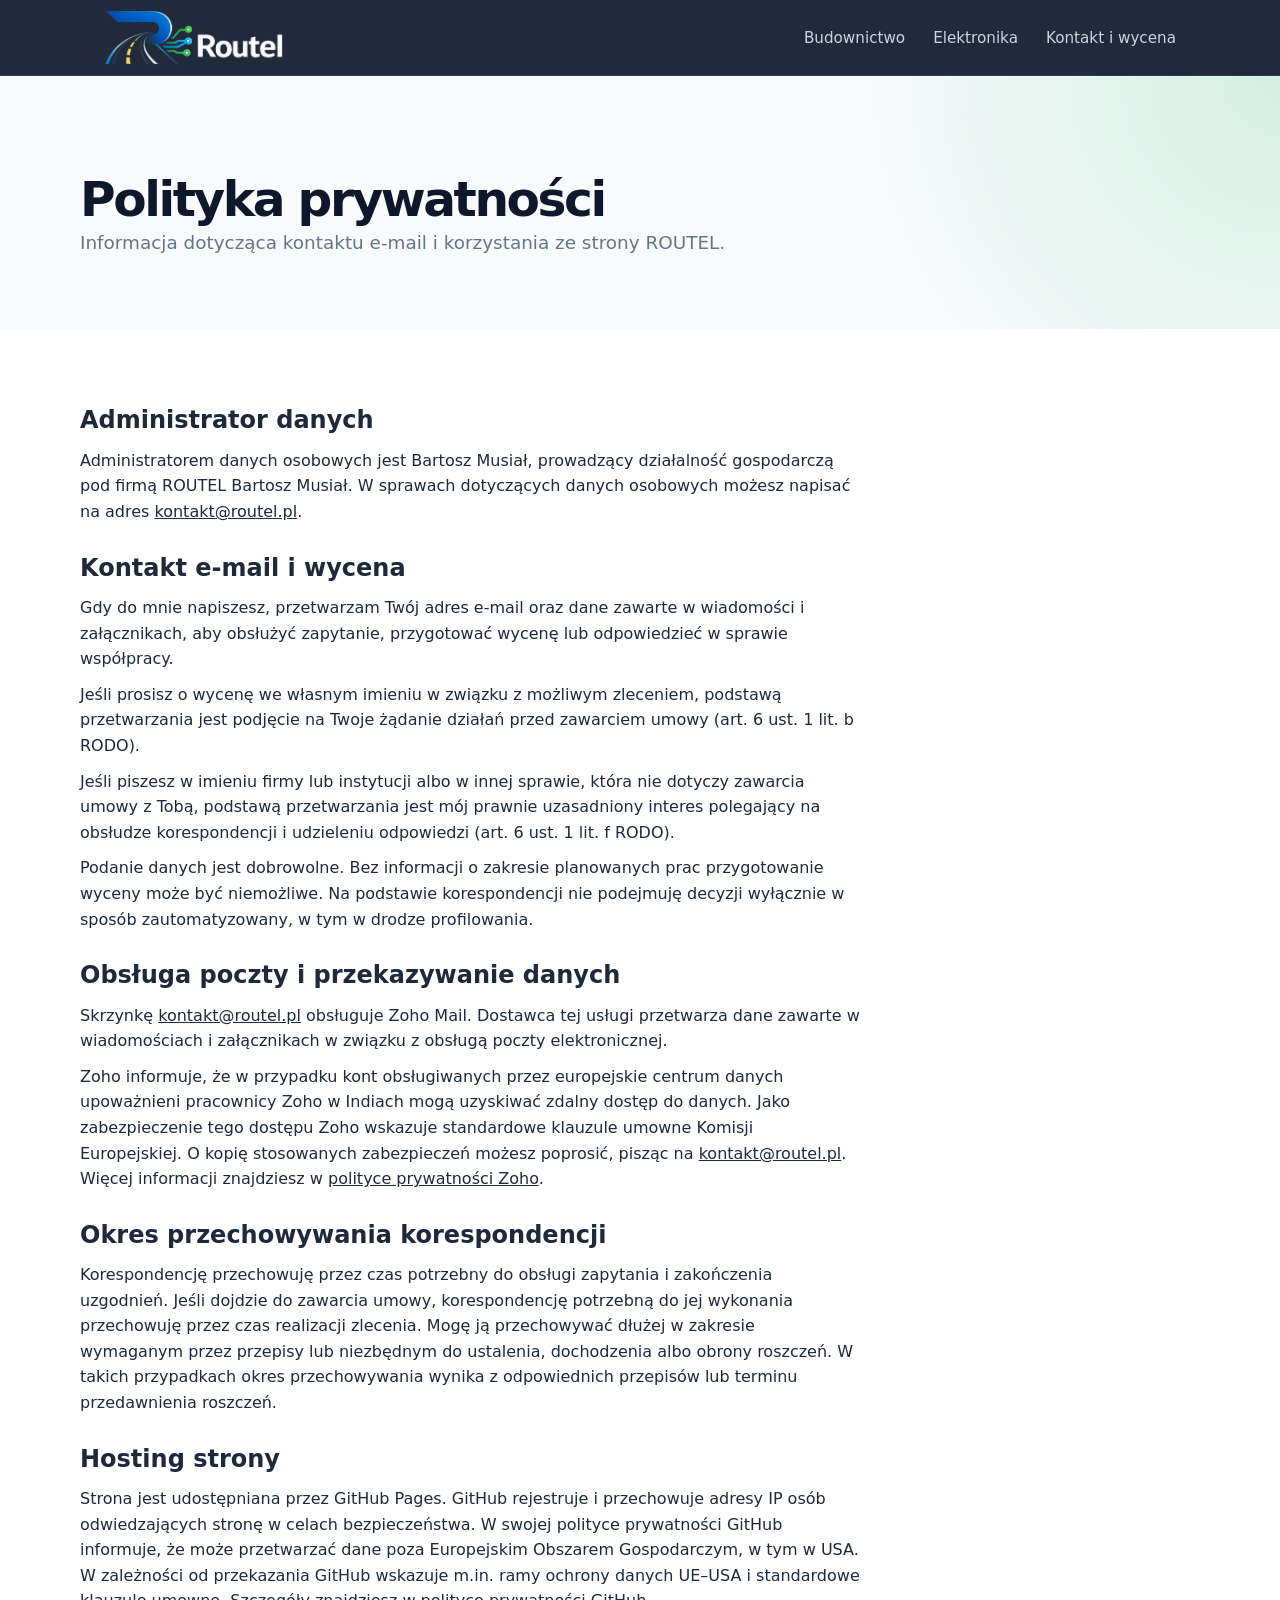
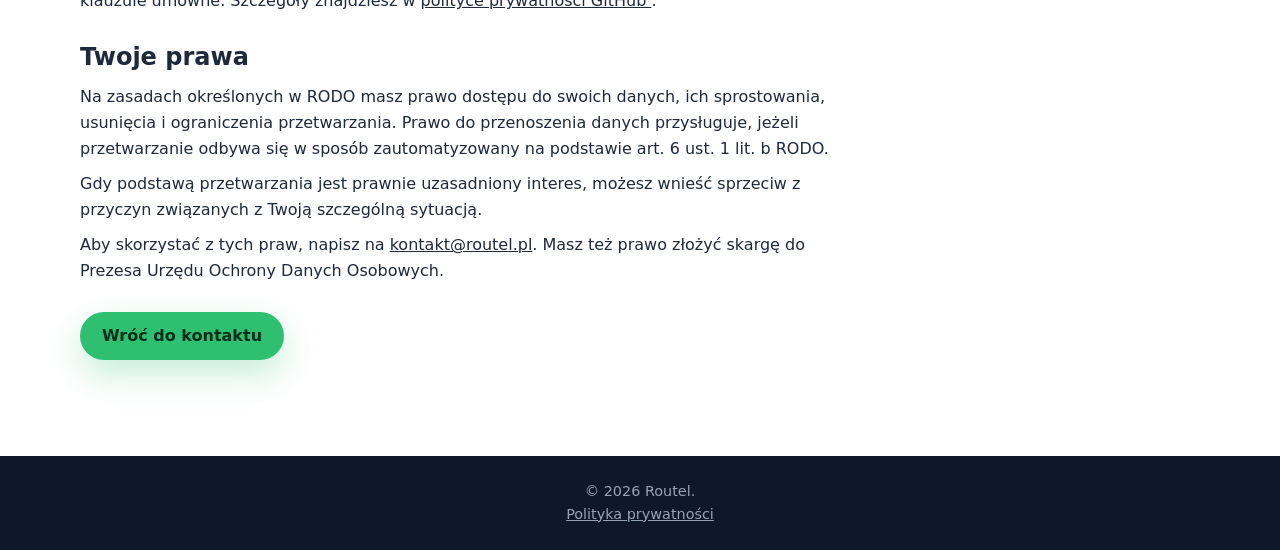
<file: polityka.html>
<!DOCTYPE html>
<html lang="pl">
<head>
  <meta charset="UTF-8" />
  <meta name="viewport" content="width=device-width, initial-scale=1.0" />
  <title>Polityka prywatności | Routel</title>
  <meta
    name="description"
    content="Informacja o przetwarzaniu danych osobowych w związku z kontaktem e-mail i korzystaniem ze strony ROUTEL."
  />
  <link rel="stylesheet" href="style.css" />

  <style>
    .privacy-content {
      max-width: 780px;
    }

    .privacy-content section + section {
      margin-top: 24px;
    }

    .privacy-content h2 {
      margin-bottom: 8px;
    }

    .privacy-content p + p {
      margin-top: 10px;
    }

    .privacy-content a:not(.btn) {
      text-decoration: underline;
      overflow-wrap: anywhere;
    }

    .privacy-back {
      margin-top: 28px;
    }

    .site-footer a {
      text-decoration: underline;
    }
  </style>
</head>

<body>
  <header class="site-header">
    <nav class="navbar" aria-label="Menu główne">
      <a href="index.html#start" class="logo">
        <img src="assets/logo1.png" alt="Logo Routel" class="logo-image" />
      </a>

      <button class="menu-toggle" type="button" aria-label="Otwórz menu">☰</button>

      <ul class="nav-links">
        <li><a href="budownictwo.html">Budownictwo</a></li>
        <li><a href="elektronika.html">Elektronika</a></li>
        <li><a href="zapytaj.html">Kontakt i wycena</a></li>
      </ul>
    </nav>
  </header>

  <main>
    <section class="page-hero">
      <div class="page-hero-content">
        <h1>Polityka prywatności</h1>
        <p>Informacja dotycząca kontaktu e-mail i korzystania ze strony ROUTEL.</p>
      </div>
    </section>

    <div class="projects-section">
      <div class="projects-wrapper">
        <article class="privacy-content">
          <section>
            <h2>Administrator danych</h2>
            <p>
              Administratorem danych osobowych jest Bartosz Musiał,
              prowadzący działalność gospodarczą pod firmą ROUTEL
              Bartosz Musiał. W sprawach dotyczących danych osobowych
              możesz napisać na adres
              <a href="mailto:kontakt@routel.pl">kontakt@routel.pl</a>.
            </p>
          </section>

          <section>
            <h2>Kontakt e-mail i wycena</h2>
            <p>
              Gdy do mnie napiszesz, przetwarzam Twój adres e-mail oraz
              dane zawarte w wiadomości i załącznikach, aby obsłużyć
              zapytanie, przygotować wycenę lub odpowiedzieć w sprawie
              współpracy.
            </p>
            <p>
              Jeśli prosisz o wycenę we własnym imieniu w związku
              z możliwym zleceniem, podstawą przetwarzania jest podjęcie
              na Twoje żądanie działań przed zawarciem umowy
              (art. 6 ust. 1 lit. b RODO).
            </p>
            <p>
              Jeśli piszesz w imieniu firmy lub instytucji albo w innej
              sprawie, która nie dotyczy zawarcia umowy z Tobą, podstawą
              przetwarzania jest mój prawnie uzasadniony interes
              polegający na obsłudze korespondencji i udzieleniu odpowiedzi
              (art. 6 ust. 1 lit. f RODO).
            </p>
            <p>
              Podanie danych jest dobrowolne. Bez informacji o zakresie
              planowanych prac przygotowanie wyceny może być niemożliwe.
              Na podstawie korespondencji nie podejmuję decyzji wyłącznie
              w sposób zautomatyzowany, w tym w drodze profilowania.
            </p>
          </section>

          <section>
            <h2>Obsługa poczty i przekazywanie danych</h2>
            <p>
              Skrzynkę <a href="mailto:kontakt@routel.pl">kontakt@routel.pl</a>
              obsługuje Zoho Mail. Dostawca tej usługi przetwarza dane
              zawarte w wiadomościach i załącznikach w związku z obsługą
              poczty elektronicznej.
            </p>
            <p>
              Zoho informuje, że w przypadku kont obsługiwanych przez
              europejskie centrum danych upoważnieni pracownicy Zoho
              w Indiach mogą uzyskiwać zdalny dostęp do danych.
              Jako zabezpieczenie tego dostępu Zoho wskazuje standardowe
              klauzule umowne Komisji Europejskiej. O kopię stosowanych
              zabezpieczeń możesz poprosić, pisząc na
              <a href="mailto:kontakt@routel.pl">kontakt@routel.pl</a>.
              Więcej informacji znajdziesz w
              <a href="https://www.zoho.com/privacy.html">polityce prywatności Zoho</a>.
            </p>
          </section>

          <section>
            <h2>Okres przechowywania korespondencji</h2>
            <p>
              Korespondencję przechowuję przez czas potrzebny do obsługi
              zapytania i zakończenia uzgodnień. Jeśli dojdzie do zawarcia
              umowy, korespondencję potrzebną do jej wykonania przechowuję
              przez czas realizacji zlecenia. Mogę ją przechowywać dłużej
              w zakresie wymaganym przez przepisy lub niezbędnym do
              ustalenia, dochodzenia albo obrony roszczeń. W takich
              przypadkach okres przechowywania wynika z odpowiednich
              przepisów lub terminu przedawnienia roszczeń.
            </p>
          </section>

          <section>
            <h2>Hosting strony</h2>
            <p>
              Strona jest udostępniana przez GitHub Pages. GitHub
              rejestruje i przechowuje adresy IP osób odwiedzających
              stronę w celach bezpieczeństwa. W swojej polityce
              prywatności GitHub informuje, że może przetwarzać dane
              poza Europejskim Obszarem Gospodarczym, w tym w USA.
              W zależności od przekazania GitHub wskazuje m.in. ramy
              ochrony danych UE–USA i standardowe klauzule umowne.
              Szczegóły znajdziesz w
              <a href="https://docs.github.com/en/site-policy/privacy-policies/github-general-privacy-statement">
                polityce prywatności GitHub
              </a>.
            </p>
          </section>

          <section>
            <h2>Twoje prawa</h2>
            <p>
              Na zasadach określonych w RODO masz prawo dostępu do swoich
              danych, ich sprostowania, usunięcia i ograniczenia
              przetwarzania. Prawo do przenoszenia danych przysługuje,
              jeżeli przetwarzanie odbywa się w sposób zautomatyzowany
              na podstawie art. 6 ust. 1 lit. b RODO.
            </p>
            <p>
              Gdy podstawą przetwarzania jest prawnie uzasadniony
              interes, możesz wnieść sprzeciw z przyczyn związanych
              z Twoją szczególną sytuacją.
            </p>
            <p>
              Aby skorzystać z tych praw, napisz na
              <a href="mailto:kontakt@routel.pl">kontakt@routel.pl</a>.
              Masz też prawo złożyć skargę do Prezesa Urzędu Ochrony
              Danych Osobowych.
            </p>
          </section>

          <div class="privacy-back">
            <a href="zapytaj.html" class="btn btn-primary">
              Wróć do kontaktu
            </a>
          </div>
        </article>
      </div>
    </div>
  </main>

  <footer class="site-footer">
    <p>© <span id="year"></span> Routel.</p>
    <a href="polityka-prywatnosci.html" aria-current="page">
      Polityka prywatności
    </a>
  </footer>

  <script src="script.js"></script>
</body>
</html>
</file>
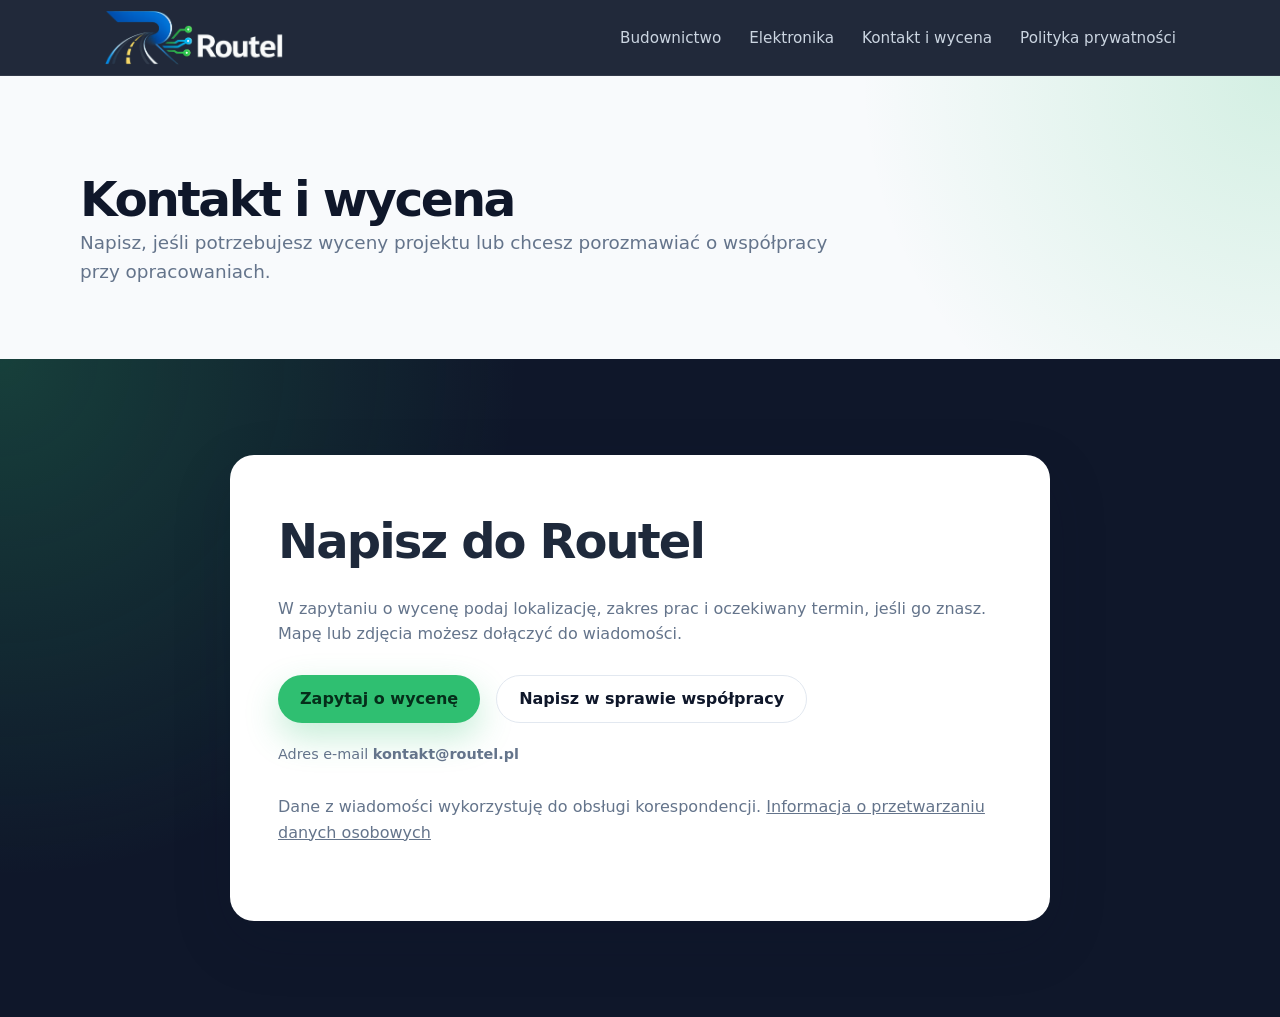
<file: zapytaj.html>
<!DOCTYPE html>
<html lang="pl">
<head>
  <meta charset="UTF-8" />
  <meta name="viewport" content="width=device-width, initial-scale=1.0" />
  <title>Kontakt i wycena | Routel</title>
  <meta name="description" content="Zapytaj o wycenę projektu lub współpracę." />
  <link rel="stylesheet" href="style.css" />
</head>
<body>
  <header class="site-header">
    <nav class="navbar" aria-label="Menu główne">
      <a href="index.html#start" class="logo">
        <img src="assets/logo1.png" alt="Logo Routel" class="logo-image" />
      </a>
      <button class="menu-toggle" type="button" aria-label="Otwórz menu">☰</button>
      <ul class="nav-links">
        <li><a href="budownictwo.html">Budownictwo</a></li>
        <li><a href="elektronika.html">Elektronika</a></li>
        <li><a href="zapytaj.html" aria-current="page">Kontakt i wycena</a></li>
        <li><a href="polityka.html">Polityka prywatności</a></li>
      </ul>
    </nav>
  </header>

 <main>
  <section class="page-hero">
    <div class="page-hero-content">
      <h1>Kontakt i wycena</h1>
      <p>
        Napisz, jeśli potrzebujesz wyceny projektu lub chcesz 
        porozmawiać o współpracy przy opracowaniach.
      </p>
    </div>
  </section>

  <section class="section contact-section" aria-labelledby="contact-heading">
    <div class="contact-box">
      <h2 id="contact-heading">Napisz do Routel</h2>

      <p>
        W zapytaniu o wycenę podaj lokalizację, zakres prac i oczekiwany
        termin, jeśli go znasz. Mapę lub zdjęcia możesz dołączyć
        do wiadomości.
      </p>

      <div class="contact-actions">
        <a
          class="btn btn-primary"
          href="mailto:kontakt@routel.pl?subject=Zapytanie%20o%20wycen%C4%99"
        >Zapytaj o wycenę</a>

        <a
          class="btn btn-secondary"
          href="mailto:kontakt@routel.pl?subject=Wsp%C3%B3%C5%82praca%20projektowa"
        >Napisz w sprawie współpracy</a>
      </div>

      <p class="contact-note">
        Adres e-mail <strong>kontakt@routel.pl</strong>
      </p>

      <p>
        Dane z wiadomości wykorzystuję do obsługi korespondencji.
        <a href="polityka.html" style="text-decoration: underline;">
          Informacja o przetwarzaniu danych osobowych
        </a>
      </p>
    </div>
  </section>
</main>

  <script src="script.js"></script>
</body>
</html>
</file>
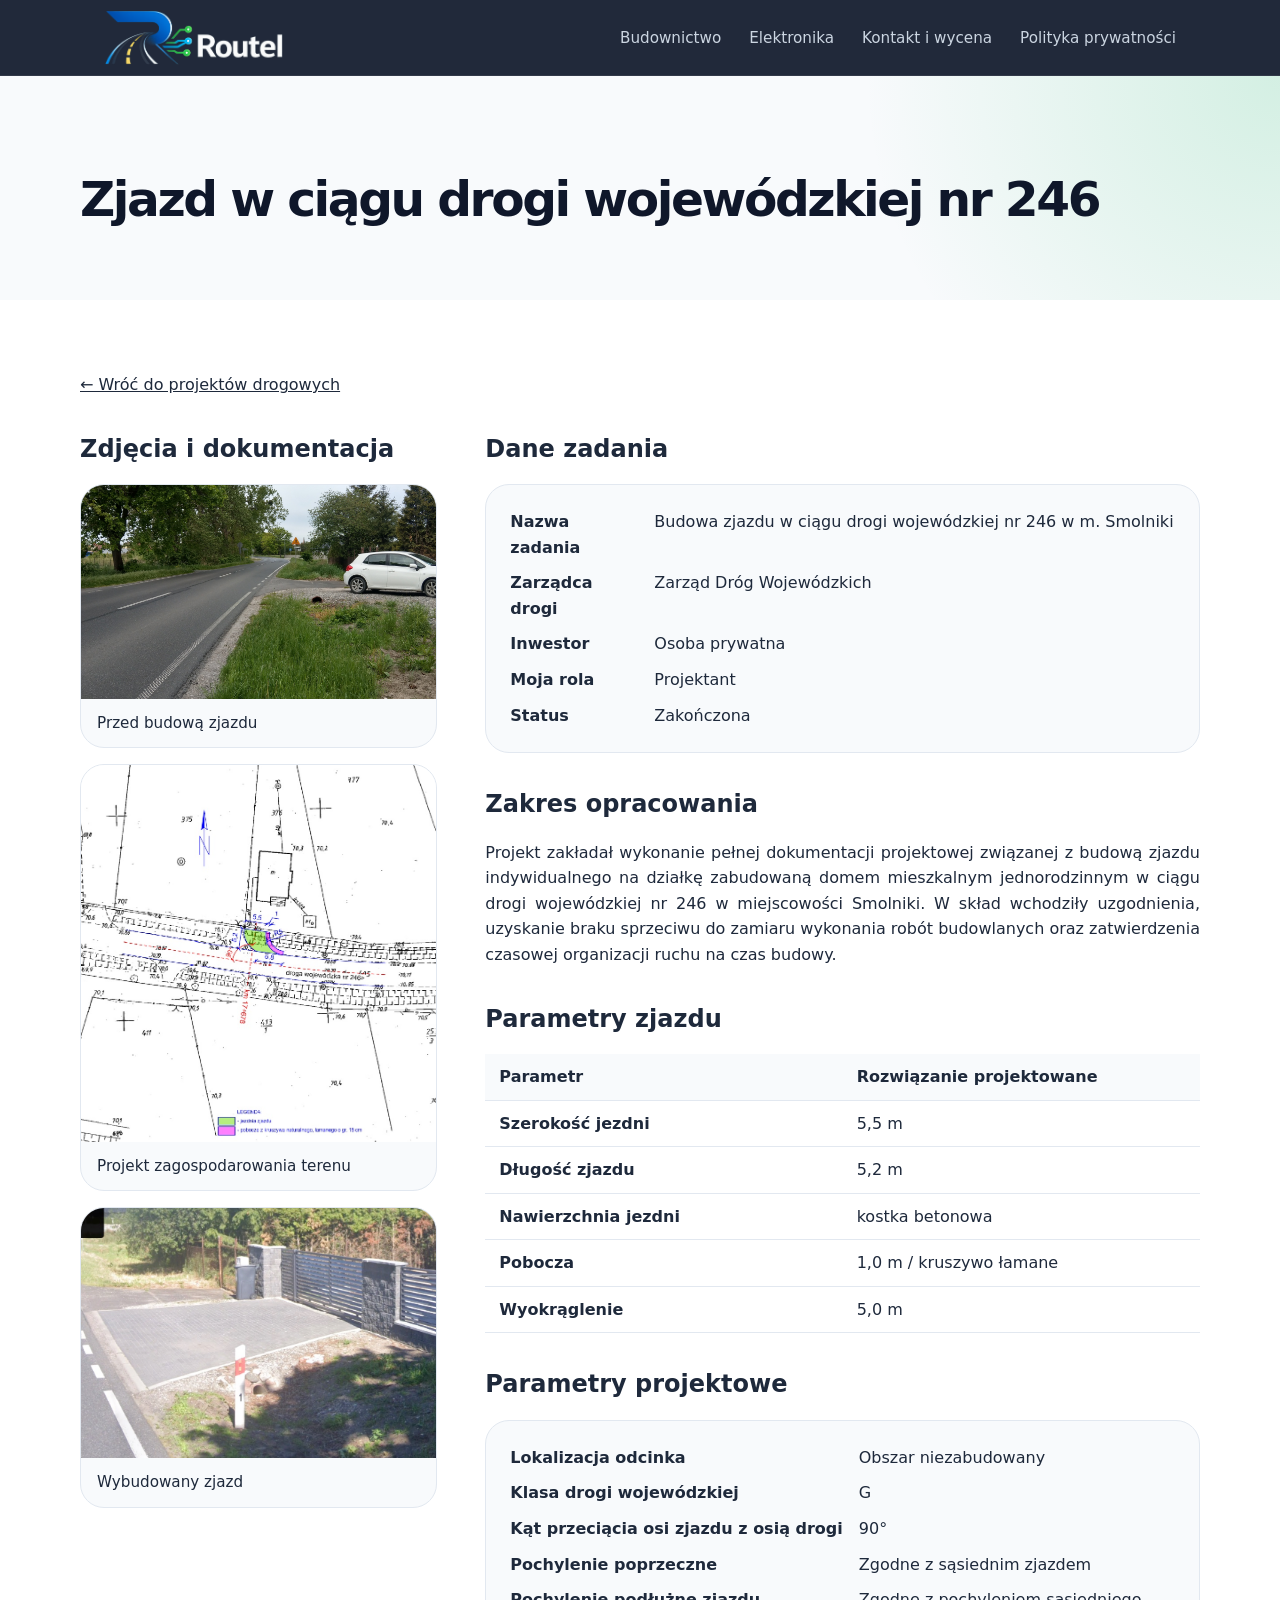
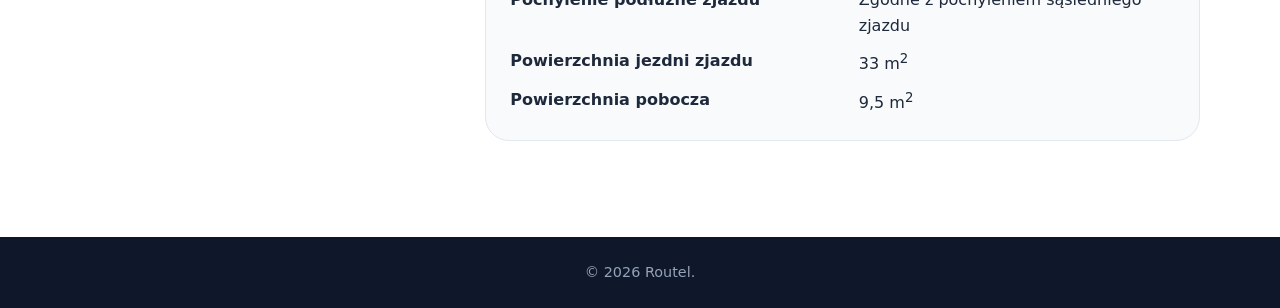
<file: zjazdDW.html>
<!DOCTYPE html>
<html lang="pl">
<head>
  <meta charset="UTF-8" />
  <meta name="viewport" content="width=device-width, initial-scale=1.0" />
  <title>Przebudowa drogi powiatowej nr 1924C | Routel</title>
  <meta
    name="description"
    content="Przebudowa drogi powiatowej nr 1924C. Zakres opracowania, parametry drogi i materiały projektowe."
  />
  <link rel="stylesheet" href="style.css" />

  <style>
    .project-detail-layout {
      display: grid;
      grid-template-columns: minmax(0, 1fr) minmax(0, 2fr);
      gap: clamp(24px, 4vw, 48px);
      align-items: start;
    }

    .project-detail-back {
      justify-self: start;
      text-decoration: underline;
    }

    .project-detail-gallery,
    .project-detail-description {
      min-width: 0;
    }

    .project-detail-layout h2 {
      margin-bottom: 16px;
    }

    .project-detail-gallery figure {
      margin: 0;
      overflow: hidden;
      border: 1px solid var(--color-border);
      border-radius: var(--radius);
      background: var(--color-light);
    }

    .project-detail-gallery figure + figure {
      margin-top: 16px;
    }

    .project-detail-gallery figure a,
    .project-detail-gallery img {
      display: block;
    }

    .project-detail-gallery img {
      width: 100%;
      height: auto;
    }

    .project-detail-gallery figcaption {
      padding: 12px 16px;
      font-size: 0.95rem;
    }

    .project-detail-description section + section {
      margin-top: 32px;
    }

    .project-detail-facts {
      display: grid;
      grid-template-columns: minmax(0, 8rem) minmax(0, 1fr);
      gap: 10px 16px;
      padding: clamp(16px, 3vw, 24px);
      border: 1px solid var(--color-border);
      border-radius: var(--radius);
      background: var(--color-light);
    }

    .project-detail-facts dt {
      font-weight: 600;
    }

    .project-detail-facts dd {
      margin: 0;
      overflow-wrap: anywhere;
    }

    .project-detail-table {
      width: 100%;
      table-layout: fixed;
      border-collapse: collapse;
    }

    .project-detail-table th,
    .project-detail-table td {
      padding: 10px clamp(6px, 2vw, 14px);
      border-bottom: 1px solid var(--color-border);
      text-align: left;
      vertical-align: top;
      overflow-wrap: anywhere;
    }

    .project-detail-table thead th {
      background: var(--color-light);
    }

    @media (max-width: 860px) {
      .project-detail-layout {
        grid-template-columns: minmax(0, 1fr);
      }
    }

    @media (max-width: 520px) {
      .project-detail-facts {
        grid-template-columns: minmax(0, 1fr);
        gap: 4px;
      }

      .project-detail-facts dd + dt {
        margin-top: 10px;
      }

      .project-detail-table {
        font-size: 0.9rem;
      }
    }
  </style>
</head>

<body>
  <header class="site-header">
    <nav class="navbar" aria-label="Menu główne">
      <a href="index.html#start" class="logo">
        <img src="assets/logo1.png" alt="Logo Routel" class="logo-image" />
      </a>

      <button class="menu-toggle" type="button" aria-label="Otwórz menu">
        ☰
      </button>

      <ul class="nav-links">
        <li><a href="budownictwo.html">Budownictwo</a></li>
        <li><a href="elektronika.html">Elektronika</a></li>
        <li><a href="zapytaj.html">Kontakt i wycena</a></li>
		<li><a href="polityka.html">Polityka prywatności</a></li>
      </ul>
    </nav>
  </header>

  <main>
    <section class="page-hero">
      <div class="page-hero-content">
        <h1>Zjazd w ciągu drogi wojewódzkiej nr 246</h1>
      </div>
    </section>

    <div class="projects-section">
      <div class="projects-wrapper">
        <a href="budownictwo.html" class="project-detail-back">
          ← Wróć do projektów drogowych
        </a>

        <div class="project-detail-layout">
         <section class="project-detail-gallery" aria-labelledby="gallery-title">
  <h2 id="gallery-title">Zdjęcia i dokumentacja</h2>

  <figure>
    <a href="assets/DWprzed.jpg" data-podglad aria-label="Powiększ zdjęcie z budowy">
      <img
        src="assets/DWprzed.jpg"
        alt="Posesja przed budową zjazdu"
        loading="lazy"
      />
    </a>
    <figcaption>Przed budową zjazdu</figcaption>
  </figure>

  <figure>
    <a href="assets/DWpzt.jpg" data-podglad aria-label="Powiększ zdjęcie z budowy">
      <img
        src="assets/DWpzt.jpg"
        alt="Wycinek z projektu zagospodarowania terenu"
        loading="lazy"
      />
    </a>
    <figcaption>Projekt zagospodarowania terenu</figcaption>
  </figure>

  <figure>
    <a href="assets/dw246.jpg" data-podglad aria-label="Powiększ zdjęcie z budowy">
      <img
        src="assets/dw246.jpg"
        alt="Wybudowany zjazd"
        loading="lazy"
      />
    </a>
    <figcaption>Wybudowany zjazd</figcaption>
</section>
          </section>

          <div class="project-detail-description">
            <section aria-labelledby="facts-title">
              <h2 id="facts-title">Dane zadania</h2>

              <dl class="project-detail-facts">
                <dt>Nazwa zadania</dt>
                <dd>Budowa zjazdu w ciągu drogi wojewódzkiej nr 246 w m. Smolniki</dd>

                <dt>Zarządca drogi</dt>
                <dd>Zarząd Dróg Wojewódzkich</dd>

 				<dt>Inwestor</dt>
                <dd>Osoba prywatna</dd>
				  
                <dt>Moja rola</dt>
                <dd>Projektant</dd>

                <dt>Status</dt>
                <dd>Zakończona</dd>
              </dl>
            </section>

            <section aria-labelledby="scope-title">
              <h2 id="scope-title">Zakres opracowania</h2>
              <p>
                Projekt zakładał wykonanie pełnej dokumentacji projektowej związanej z budową zjazdu indywidualnego na działkę 
				zabudowaną domem mieszkalnym jednorodzinnym w ciągu drogi wojewódzkiej nr 246 w miejscowości Smolniki. W skład
				wchodziły uzgodnienia, uzyskanie braku sprzeciwu do zamiaru wykonania robót budowlanych oraz zatwierdzenia
				czasowej organizacji ruchu na czas budowy.
              </p>
            </section>

            <section aria-labelledby="parameters-title">
              <h2 id="parameters-title">Parametry zjazdu</h2>

              <table class="project-detail-table" aria-labelledby="parameters-title">
                <thead>
                  <tr>
                    <th scope="col">Parametr</th>
                    <th scope="col">Rozwiązanie projektowane</th>
                  </tr>
                </thead>

                <tbody>
                  <tr>
                    <th scope="row">Szerokość jezdni</th>
                    <td>5,5 m</td>
                  </tr>
					 <tr>
                    <th scope="row">Długość zjazdu</th>
                    <td>5,2 m</td>
                  </tr>
                  <tr>
                    <th scope="row">Nawierzchnia jezdni</th>
                    <td>kostka betonowa</td>
                  </tr>
                  <tr>
                    <th scope="row">Pobocza</th>
                    <td>1,0 m / kruszywo łamane</td>
                  </tr>
                  <tr>
                    <th scope="row">Wyokrąglenie</th>
                    <td> 5,0 m</td>
                  </tr>
				</tbody>
              </table>
            </section>

            <section aria-labelledby="design-title">
              <h2 id="design-title">Parametry projektowe</h2>

              <dl class="project-detail-facts">
                <dt>Lokalizacja odcinka</dt>
                <dd>Obszar niezabudowany</dd>

                <dt>Klasa drogi wojewódzkiej</dt>
                <dd>G</dd>

                <dt>Kąt przeciącia osi zjazdu z osią drogi</dt>
                <dd>90&deg</dd>

                <dt>Pochylenie poprzeczne</dt>
                <dd>Zgodne z sąsiednim zjazdem</dd>

				<dt>Pochylenie podłużne zjazdu</dt>
                <dd>Zgodne z pochyleniem sąsiedniego zjazdu</dd>

				<dt>Powierzchnia jezdni zjazdu</dt>
                <dd>33 m<sup>2</sup></dd>

				<dt>Powierzchnia pobocza</dt>
                <dd>9,5 m<sup>2</sup></dd>
              </dl>
            </section>
          </div>
        </div>
      </div>
    </div>
  </main>

  <footer class="site-footer">
    <p>© <span id="year"></span> Routel.</p>
  </footer>

  <script src="script.js"></script>
  <dialog id="photo-dialog" class="photo-dialog" aria-label="Powiększone zdjęcie">
  <form method="dialog">
    <button
      type="submit"
      class="photo-dialog-close"
      aria-label="Zamknij podgląd"
      autofocus
    >×</button>
  </form>

  <img id="photo-dialog-image" alt="" />
</dialog>

<script>
  const photoDialog = document.getElementById('photo-dialog');
  const photoDialogImage = document.getElementById('photo-dialog-image');

  document.querySelectorAll('.project-detail-gallery a[data-podglad]').forEach((link) => {
    link.addEventListener('click', (event) => {
      if (event.ctrlKey || event.metaKey || event.shiftKey || event.altKey) {
        return;
      }

      event.preventDefault();

      photoDialogImage.src = link.href;
      photoDialogImage.alt = link.querySelector('img').alt;
      photoDialog.showModal();
    });
  });
</script>
</body>
</html>
</file>
<file: style.css>
:root {
  --color-bg: #0f172a;
  --color-bg-soft: #111827;
  --color-light: #f8fafc;
  --color-muted: #64748b;
  --color-text: #1e293b;
  --color-white: #ffffff;
  --color-green: #2fbf71;
  --color-green-dark: #23945a;
  --color-border: #e2e8f0;
  --shadow: 0 20px 60px rgba(15, 23, 42, 0.15);
  --radius: 24px;
  --max-width: 1120px;
}

* {
  box-sizing: border-box;
  margin: 0;
  padding: 0;
}

html {
  scroll-behavior: smooth;
}

body {
  font-family: system-ui, -apple-system, BlinkMacSystemFont, "Segoe UI", sans-serif;
  background: var(--color-light);
  color: var(--color-text);
  line-height: 1.6;
}

a {
  color: inherit;
  text-decoration: none;
}

.site-header {
  position: sticky;
  top: 0;
  z-index: 100;
  background: rgba(15, 23, 42, 0.92);
  backdrop-filter: blur(12px);
  border-bottom: 1px solid rgba(255, 255, 255, 0.08);
}

.navbar {
  max-width: var(--max-width);
  margin: 0 auto;
  padding: 10px 24px;
  display: flex;
  justify-content: space-between;
  align-items: center;
}

.logo {
  display: inline-flex;
  align-items: center;
  color: var(--color-white);
}

.logo-image {
  width: 180px;
  height: auto;
  display: block;
}

.nav-links {
  display: flex;
  list-style: none;
  gap: 28px;
}

.nav-links a {
  color: #cbd5e1;
  font-size: 0.95rem;
  transition: color 0.2s ease;
}

.nav-links a:hover {
  color: var(--color-green);
}

.menu-toggle {
  display: none;
  background: none;
  border: none;
  color: var(--color-white);
  font-size: 1.6rem;
  cursor: pointer;
}

.section {
  padding: 96px 24px;
}

.hero {
  min-height: 86vh;
  display: grid;
  grid-template-columns: 1.5fr 1fr;
  gap: 48px;
  align-items: center;
  max-width: var(--max-width);
  margin: 0 auto;
}

.hero h1 {
  font-size: clamp(2.5rem, 6vw, 5rem);
  line-height: 1.05;
  letter-spacing: -0.05em;
  color: var(--color-bg);
  margin-bottom: 24px;
}

.hero-text {
  max-width: 680px;
  font-size: 1.15rem;
  color: var(--color-muted);
  margin-bottom: 36px;
}

.eyebrow {
  color: var(--color-green-dark);
  font-weight: 700;
  text-transform: uppercase;
  letter-spacing: 0.12em;
  font-size: 0.78rem;
  margin-bottom: 12px;
}

.hero-actions,
.contact-actions {
  display: flex;
  gap: 16px;
  flex-wrap: wrap;
}

.btn {
  display: inline-flex;
  align-items: center;
  justify-content: center;
  min-height: 48px;
  padding: 0 22px;
  border-radius: 999px;
  font-weight: 700;
  transition: transform 0.2s ease, box-shadow 0.2s ease, background 0.2s ease;
}

.btn:hover {
  transform: translateY(-2px);
}

.btn-primary {
  background: var(--color-green);
  color: #052e1a;
  box-shadow: 0 14px 34px rgba(47, 191, 113, 0.28);
}

.btn-primary:hover {
  background: #39d981;
}

.btn-secondary {
  background: var(--color-white);
  color: var(--color-bg);
  border: 1px solid var(--color-border);
}

.hero-card {
  background: var(--color-bg);
  color: var(--color-white);
  padding: 36px;
  border-radius: var(--radius);
  box-shadow: var(--shadow);
  position: relative;
  overflow: hidden;
}

.hero-card::after {
  content: "";
  position: absolute;
  right: -60px;
  bottom: -60px;
  width: 180px;
  height: 180px;
  background: rgba(47, 191, 113, 0.2);
  border-radius: 50%;
}

.hero-card h2 {
  margin-bottom: 16px;
  font-size: 1.6rem;
}

.hero-card p {
  color: #cbd5e1;
}

.card-line {
  width: 72px;
  height: 5px;
  border-radius: 999px;
  background: var(--color-green);
  margin-bottom: 28px;
}

.section-light {
  background: var(--color-white);
}

.section-heading {
  max-width: var(--max-width);
  margin: 0 auto 48px;
}

.section-heading h2 {
  font-size: clamp(2rem, 4vw, 3.2rem);
  line-height: 1.1;
  letter-spacing: -0.04em;
  margin-bottom: 16px;
}

.section-heading p {
  max-width: 760px;
  color: var(--color-muted);
  font-size: 1.05rem;
}

.grid {
  max-width: var(--max-width);
  margin: 0 auto;
  display: grid;
  grid-template-columns: repeat(3, 1fr);
  gap: 24px;
}

.info-card {
  background: var(--color-white);
  border: 1px solid var(--color-border);
  border-radius: var(--radius);
  padding: 28px;
  box-shadow: 0 12px 36px rgba(15, 23, 42, 0.06);
}

.info-card.dark {
  background: var(--color-bg-soft);
  color: var(--color-white);
  border-color: rgba(255, 255, 255, 0.08);
}

.info-card h3 {
  margin-bottom: 12px;
  font-size: 1.25rem;
}

.info-card p {
  color: var(--color-muted);
}

.info-card.dark p {
  color: #cbd5e1;
}

.timeline {
  max-width: var(--max-width);
  margin: 0 auto;
  display: grid;
  gap: 20px;
}

.timeline-item {
  background: var(--color-light);
  border: 1px solid var(--color-border);
  border-radius: var(--radius);
  padding: 24px;
  display: grid;
  grid-template-columns: 64px 1fr;
  gap: 20px;
  align-items: start;
}

.timeline-item span {
  width: 48px;
  height: 48px;
  border-radius: 16px;
  background: var(--color-green);
  color: #052e1a;
  display: inline-flex;
  align-items: center;
  justify-content: center;
  font-weight: 800;
}

.timeline-item h3 {
  margin-bottom: 6px;
}

.timeline-item p {
  color: var(--color-muted);
}

.contact-section {
  background:
    radial-gradient(circle at top left, rgba(47, 191, 113, 0.24), transparent 36%),
    var(--color-bg);
}

.contact-box {
  max-width: 820px;
  margin: 0 auto;
  background: var(--color-white);
  border-radius: var(--radius);
  padding: 48px;
  box-shadow: var(--shadow);
}

.contact-box h2 {
  font-size: clamp(2rem, 4vw, 3rem);
  margin-bottom: 16px;
  letter-spacing: -0.04em;
}

.contact-box p {
  color: var(--color-muted);
  margin-bottom: 28px;
}

.contact-note {
  margin-top: 20px;
  font-size: 0.9rem;
}

.site-footer {
  background: var(--color-bg);
  color: #94a3b8;
  text-align: center;
  padding: 24px;
  font-size: 0.9rem;
}

@media (max-width: 860px) {
  .menu-toggle {
    display: block;
  }

  .nav-links {
    position: absolute;
    top: 69px;
    left: 0;
    right: 0;
    background: var(--color-bg);
    flex-direction: column;
    gap: 0;
    padding: 16px 24px 24px;
    display: none;
  }

  .nav-links.active {
    display: flex;
  }

  .nav-links li {
    border-bottom: 1px solid rgba(255, 255, 255, 0.08);
  }

  .nav-links a {
    display: block;
    padding: 14px 0;
  }

  .hero {
    grid-template-columns: 1fr;
    padding-top: 72px;
  }

  .grid {
    grid-template-columns: 1fr;
  }

  .section {
    padding: 72px 20px;
  }

  .contact-box {
    padding: 32px;
  }
}

@media (max-width: 520px) {
  .navbar {
    padding: 14px 18px;
  }

  .hero-actions,
  .contact-actions {
    flex-direction: column;
  }

  .btn {
    width: 100%;
  }

  .timeline-item {
    grid-template-columns: 1fr;
  }
}

.page-hero {
  background:
    radial-gradient(circle at top right, rgba(47, 191, 113, 0.18), transparent 32%),
    var(--color-light);
  padding: 96px 24px 72px;
}

.page-hero-content {
  max-width: var(--max-width);
  margin: 0 auto;
}

.page-hero h1 {
  font-size: clamp(2.8rem, 6vw, 5rem);
  line-height: 1.05;
  letter-spacing: -0.05em;
  color: var(--color-bg);
  margin-bottom: 24px;
}

.page-hero p {
  max-width: 760px;
  color: var(--color-muted);
  font-size: 1.15rem;
}

.projects-section {
  background: var(--color-white);
  padding: 72px 24px 96px;
}

.projects-wrapper {
  max-width: var(--max-width);
  margin: 0 auto;
  display: grid;
  gap: 32px;
}

.project-row {
  display: grid;
  grid-template-columns: 320px 1fr;
  gap: 36px;
  align-items: center;
  background: var(--color-light);
  border: 1px solid var(--color-border);
  border-radius: var(--radius);
  padding: 28px;
  box-shadow: 0 12px 36px rgba(15, 23, 42, 0.06);
}

.project-image {
  width: 100%;
  aspect-ratio: 4 / 3;
  border-radius: 20px;
  overflow: hidden;
  background:
    linear-gradient(135deg, rgba(47, 191, 113, 0.18), rgba(125, 211, 252, 0.16)),
    var(--color-bg);
}

.project-image img {
  width: 100%;
  height: 100%;
  object-fit: cover;
  display: block;
}

/* 
  Ten styl działa jako awaryjne tło, jeśli obrazek jeszcze nie istnieje.
  Po dodaniu prawdziwych zdjęć nie trzeba go usuwać.
*/
.project-image img[src="assets/project-ad9833.jpg"],
.project-image img[src="assets/project-audio-class-d.jpg"] {
  background: var(--color-bg);
}

.project-content h2 {
  font-size: clamp(1.6rem, 3vw, 2.4rem);
  line-height: 1.15;
  letter-spacing: -0.035em;
  margin-bottom: 16px;
  color: var(--color-bg);
}

.project-content p {
  color: var(--color-muted);
  margin-bottom: 14px;
}

.project-category {
  color: var(--color-green-dark) !important;
  font-weight: 800;
  text-transform: uppercase;
  letter-spacing: 0.12em;
  font-size: 0.78rem;
  margin-bottom: 10px !important;
}

.project-tags {
  display: flex;
  flex-wrap: wrap;
  gap: 10px;
  margin: 22px 0;
}

.project-tags span {
  display: inline-flex;
  align-items: center;
  min-height: 32px;
  padding: 0 12px;
  border-radius: 999px;
  background: var(--color-white);
  border: 1px solid var(--color-border);
  color: var(--color-bg);
  font-size: 0.88rem;
  font-weight: 700;
}

.project-link {
  display: inline-flex;
  align-items: center;
  color: var(--color-green-dark);
  font-weight: 800;
}

.project-link::after {
  content: "→";
  margin-left: 8px;
  transition: transform 0.2s ease;
}

.project-link:hover::after {
  transform: translateX(4px);
}

@media (max-width: 860px) {
  .page-hero {
    padding: 72px 20px 56px;
  }

  .projects-section {
    padding: 56px 20px 72px;
  }

  .project-row {
    grid-template-columns: 1fr;
    gap: 24px;
    padding: 22px;
  }

  .project-image {
    aspect-ratio: 16 / 9;
  }
}

.project-placeholder {
  display: flex;
  align-items: center;
  justify-content: center;
  background:
    linear-gradient(135deg, rgba(47, 191, 113, 0.18), rgba(125, 211, 252, 0.16)),
    var(--color-bg);
}

.project-placeholder span {
  color: var(--color-white);
  font-size: 2rem;
  font-weight: 800;
  letter-spacing: -0.04em;
}

.page-hero h1 {
  font-size: clamp(1.75rem, 3.8vw, 3.25rem);
  line-height: 1.15;
  margin-bottom: 0;
}

.photo-dialog {
  position: fixed;
  inset: 0;
  margin: auto;
  max-width: calc(100% - 24px);
  max-height: calc(100% - 24px);
  padding: 52px 12px 12px;
  border: 0;
  border-radius: 12px;
  background: var(--color-bg);
  color: var(--color-white);
  overflow: auto;
}

.photo-dialog::backdrop {
  background: rgba(15, 23, 42, 0.85);
}

.photo-dialog img {
  display: block;
  width: auto;
  height: auto;
  max-width: 100%;
  max-height: 75vh;
  margin: 0 auto;
}

.photo-dialog-close {
  position: absolute;
  top: 4px;
  right: 8px;
  width: 44px;
  height: 44px;
  border: 1px solid currentColor;
  border-radius: 8px;
  background: transparent;
  color: inherit;
  font: inherit;
  font-size: 1.75rem;
  line-height: 1;
  cursor: pointer;
}

/* Justowanie akapitów w sekcji „Zakres opracowania” */
section[aria-labelledby="scope-title"] > p {
  text-align: justify;
  text-align-last: left;
}

/* Szerokość etykiet w sekcji „Parametry projektowe” */
@media (min-width: 521px) {
  section[aria-labelledby="design-title"] .project-detail-facts {
    grid-template-columns: max-content minmax(0, 1fr);
  }
}
</file>
